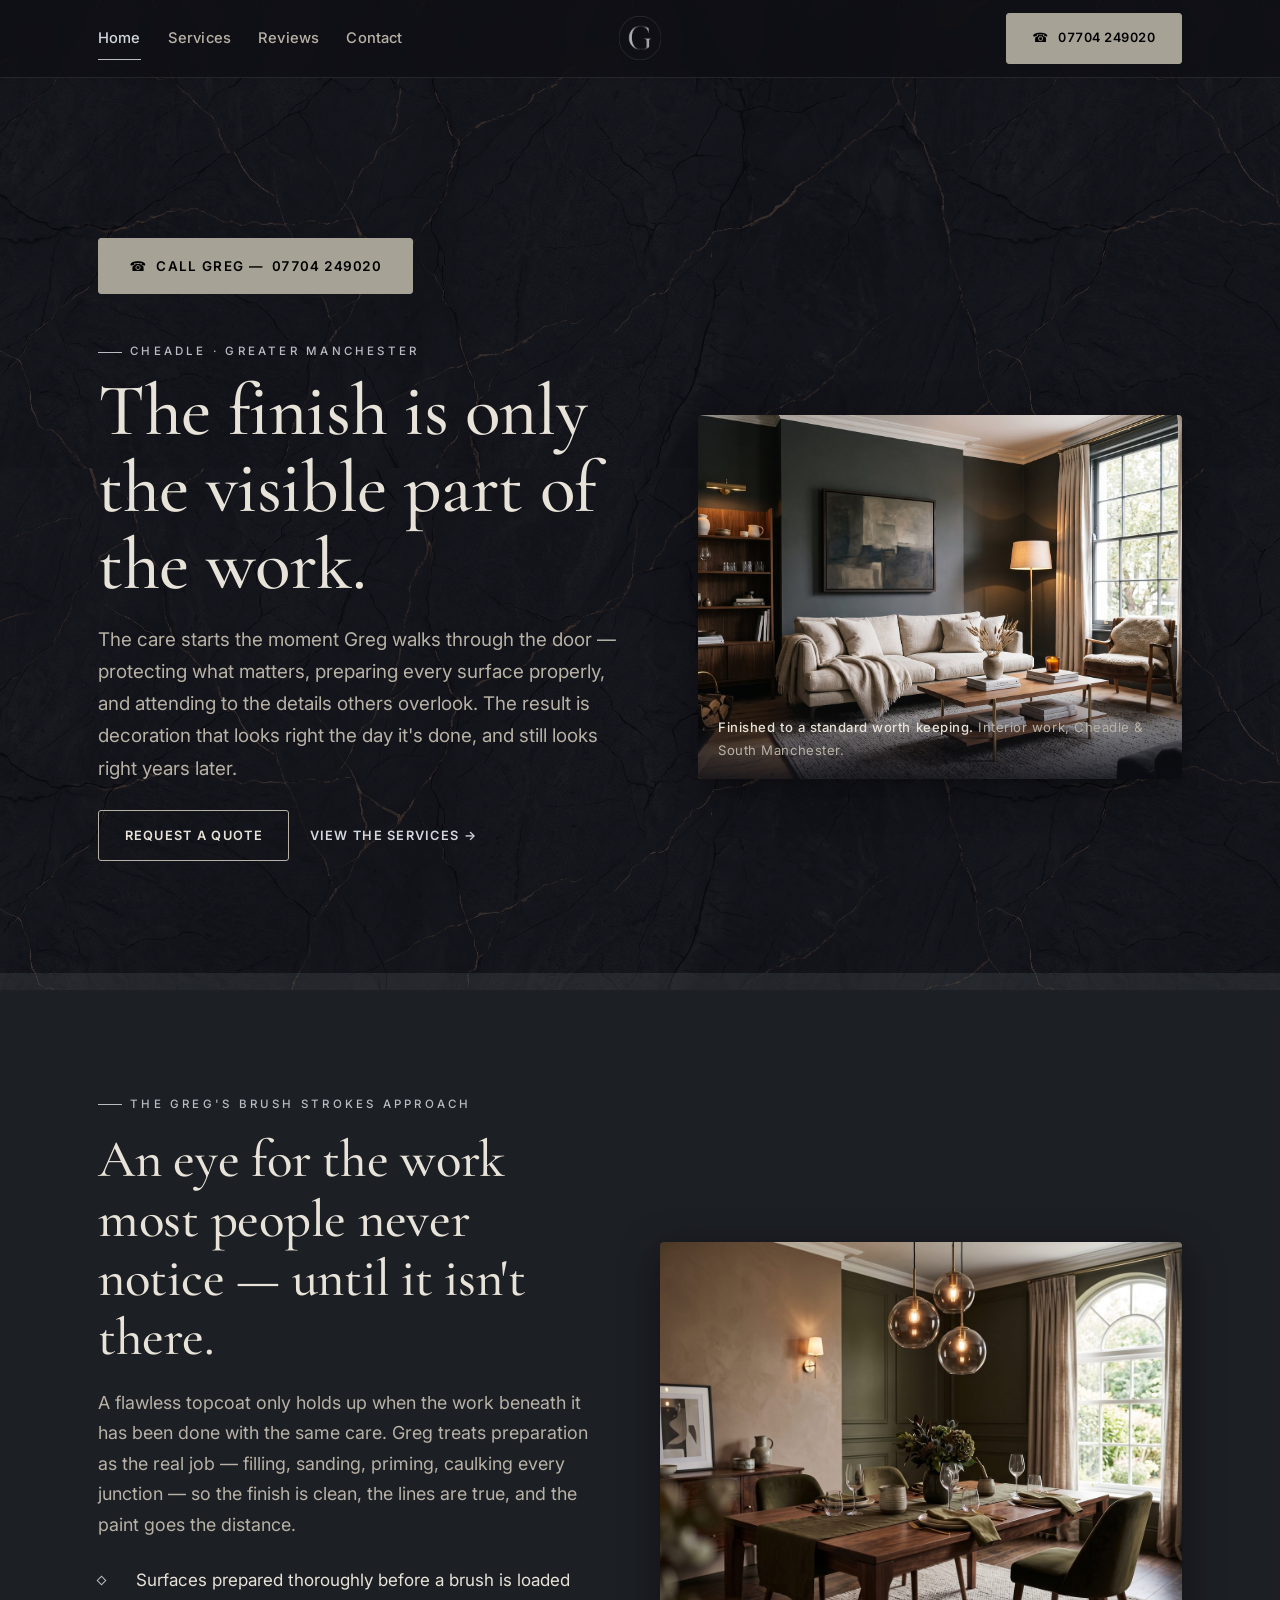
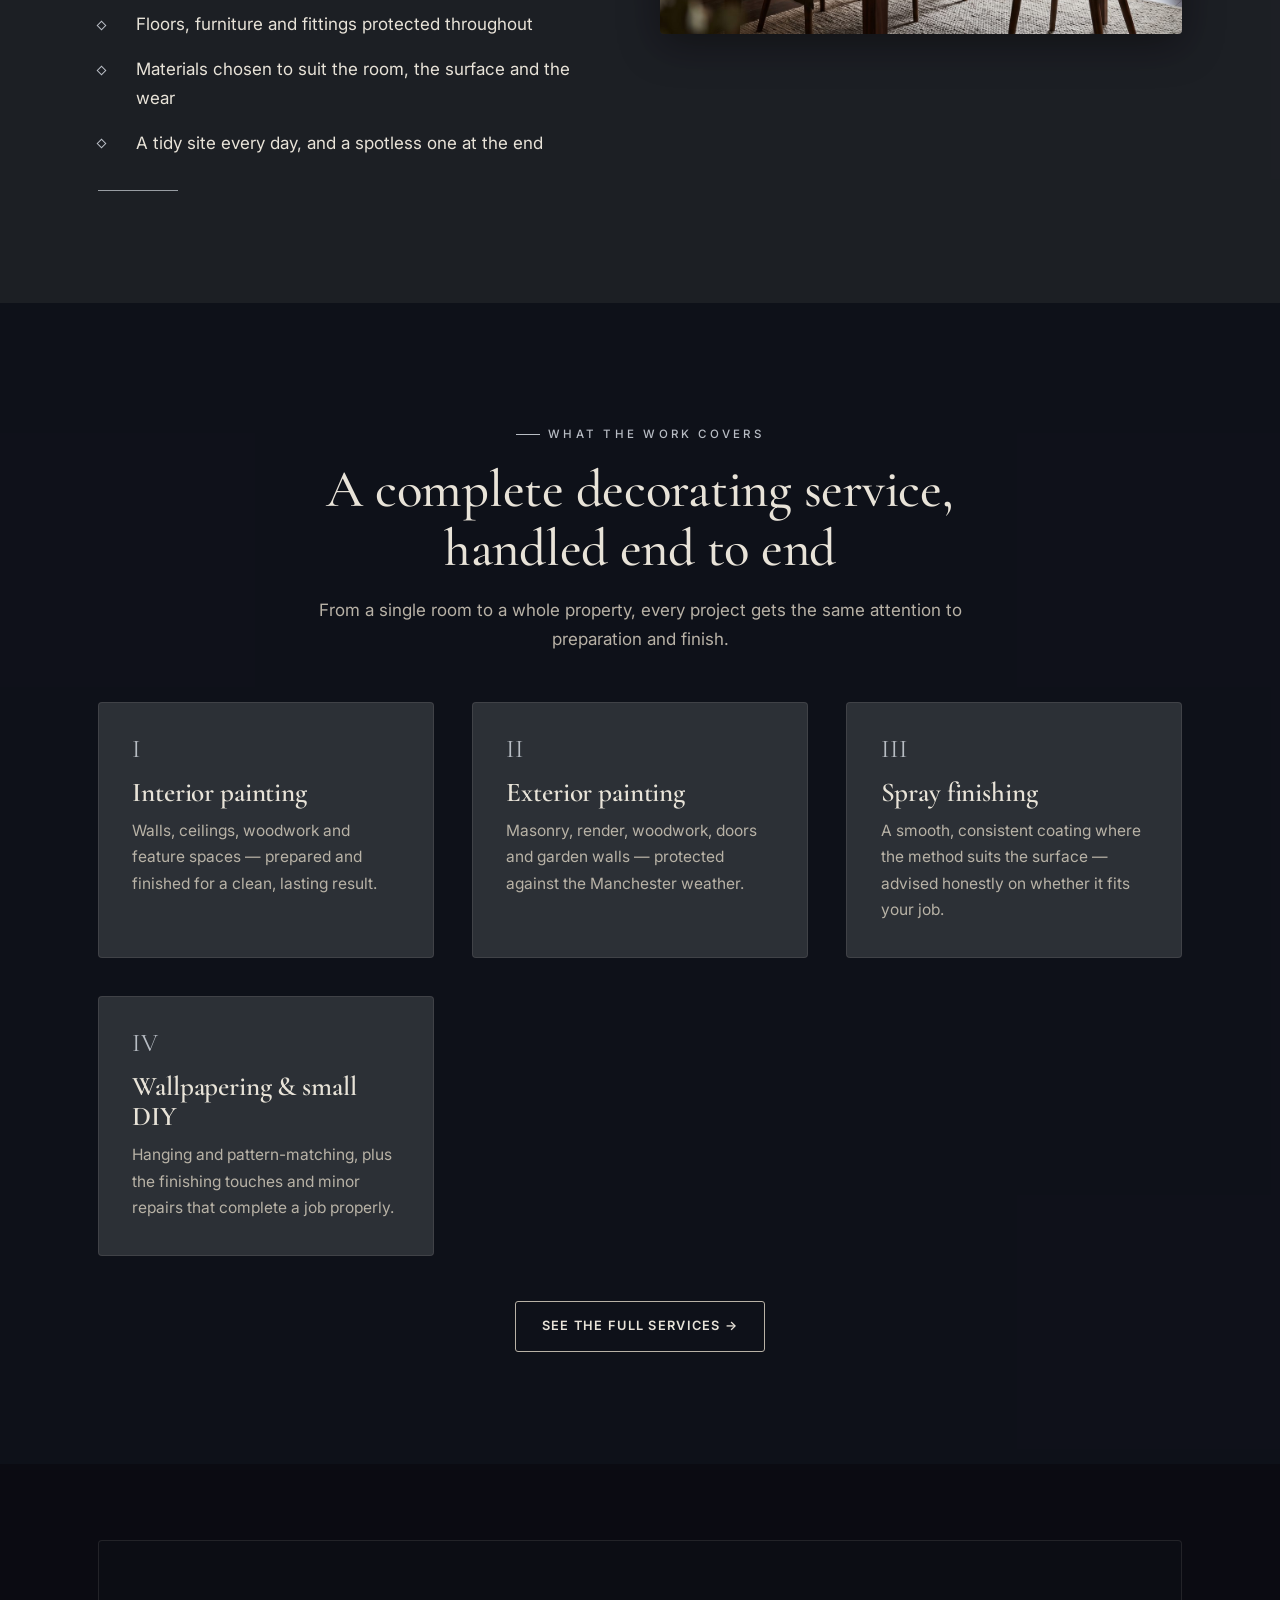
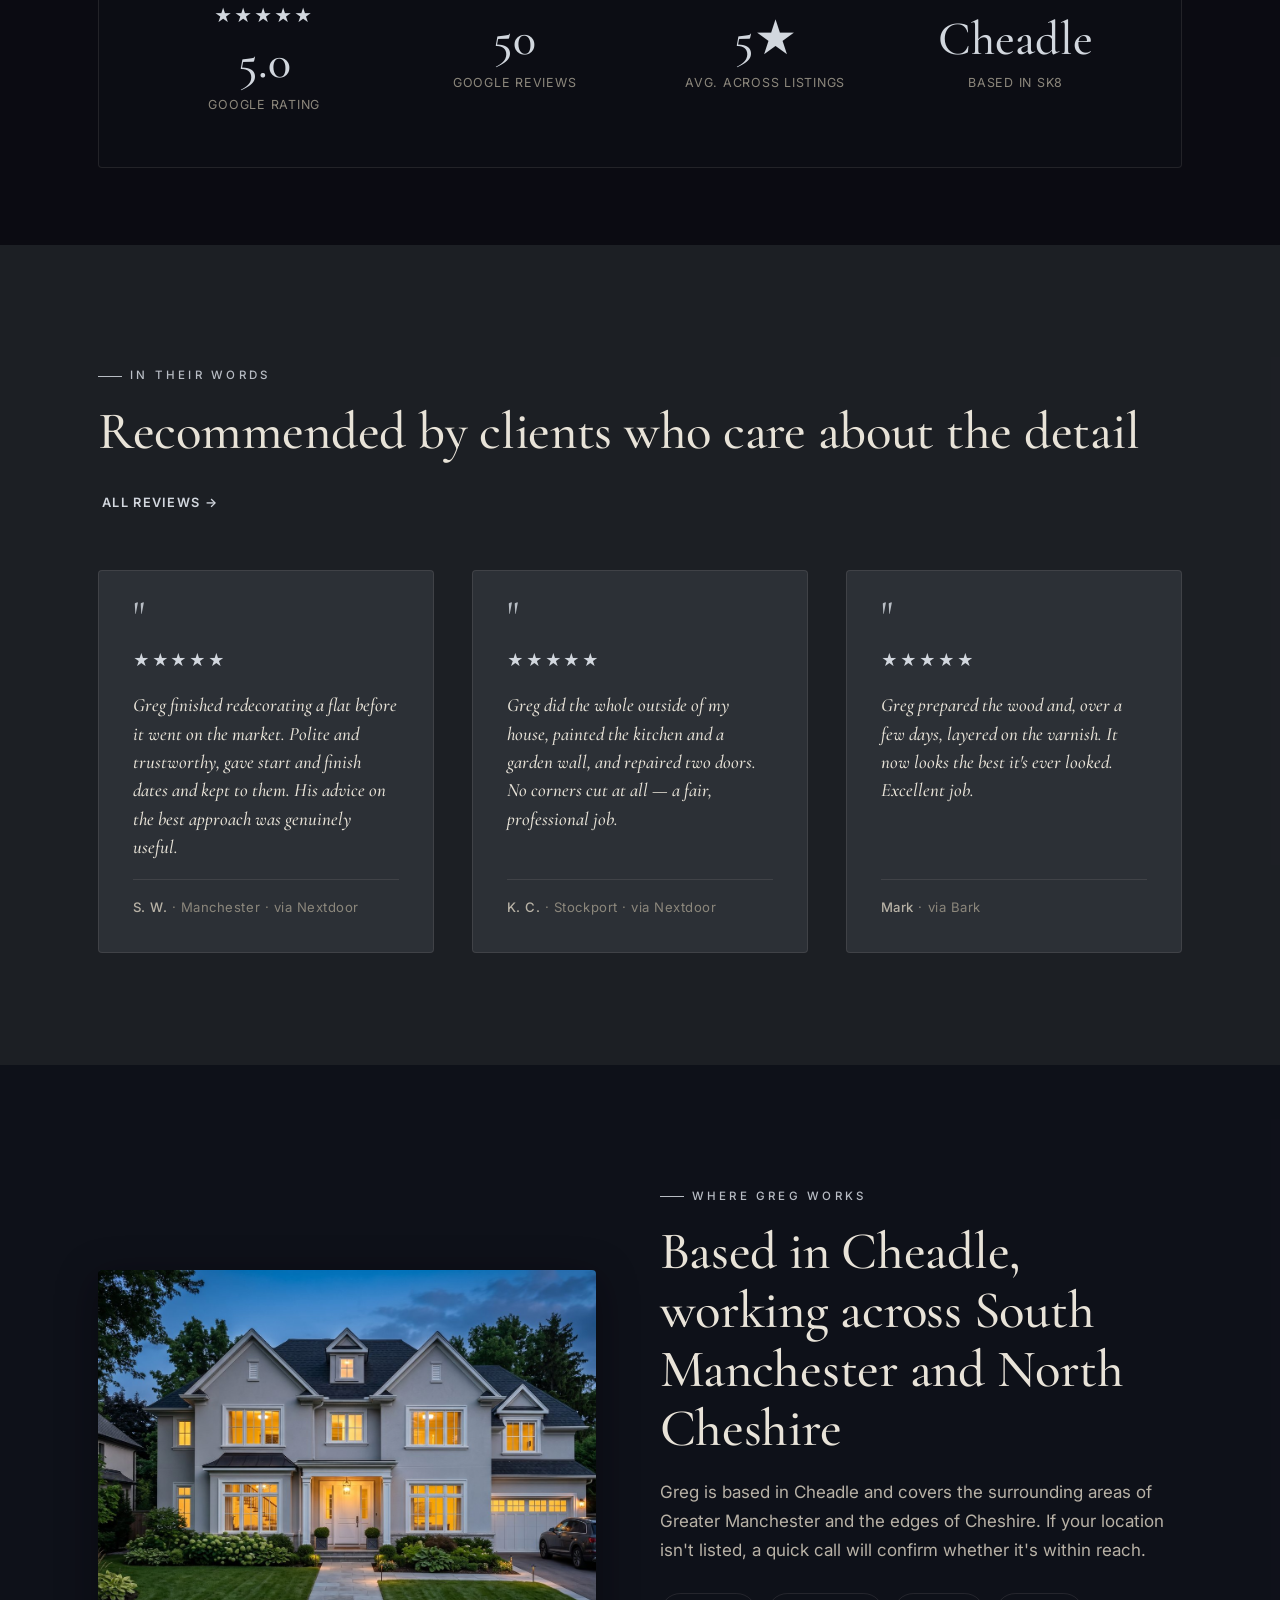
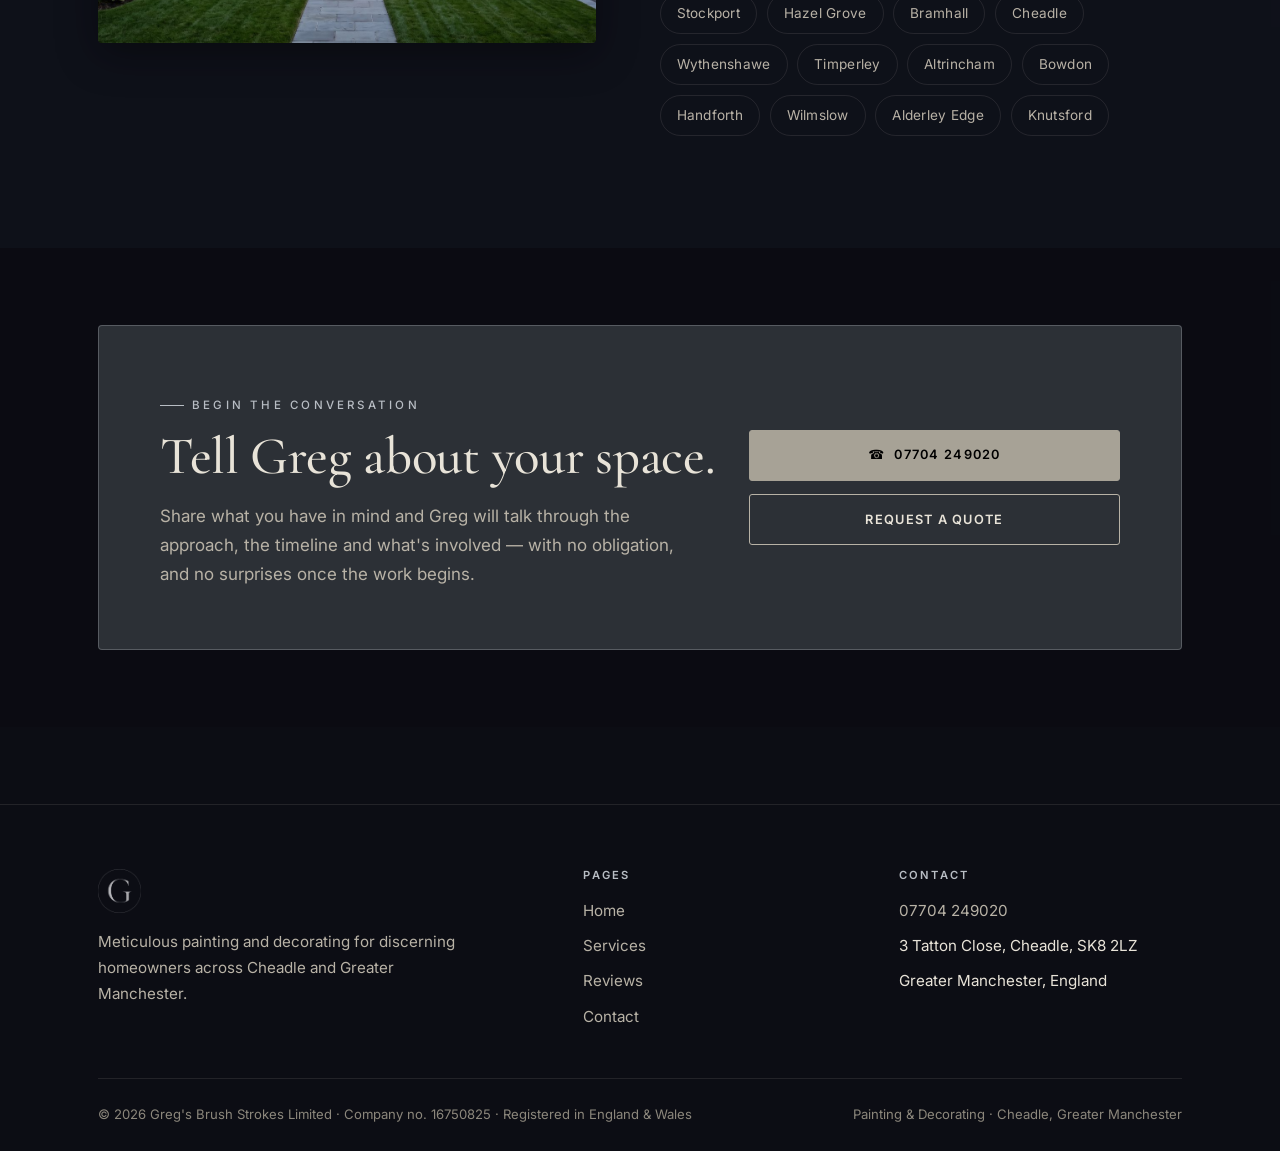
<file: index.html>
<!DOCTYPE html>
<html lang="en-GB">
<head>
<meta charset="UTF-8">
<meta name="viewport" content="width=device-width, initial-scale=1">
<title>Greg's Brush Strokes — Painting &amp; Decorating, Cheadle &amp; Greater Manchester</title>
<meta name="description" content="Meticulous painting and decorating for discerning homeowners across Cheadle, Stockport and South Manchester. Interior, exterior, spray and wallpapering — finished to a standard worth keeping.">
<meta name="theme-color" content="#0c0d14">
<link rel="canonical" href="https://gregsbrushstrokes.co.uk/">
<link rel="icon" href="assets/img/favicon.svg" type="image/svg+xml">
<link rel="apple-touch-icon" href="assets/img/favicon.svg">
<link rel="preconnect" href="https://fonts.googleapis.com">
<link rel="preconnect" href="https://fonts.gstatic.com" crossorigin>
<link href="https://fonts.googleapis.com/css2?family=Cormorant+Garamond:ital,wght@0,400;0,500;0,600;1,400;1,500&family=Inter:wght@400;500;600&display=swap" rel="stylesheet">
<link rel="stylesheet" href="assets/css/styles.css">
<script type="application/ld+json">
{
  "@context": "https://schema.org",
  "@type": "HousePainter",
  "name": "Greg's Brush Strokes",
  "legalName": "Greg's Brush Strokes Limited",
  "image": "https://gregsbrushstrokes.co.uk/assets/img/room-living.jpg",
  "telephone": "+447704249020",
  "address": {
    "@type": "PostalAddress",
    "streetAddress": "3 Tatton Close",
    "addressLocality": "Cheadle",
    "addressRegion": "Greater Manchester",
    "postalCode": "SK8 2LZ",
    "addressCountry": "GB"
  },
  "geo": { "@type": "GeoCoordinates", "latitude": 53.38759, "longitude": -2.19423 },
  "areaServed": ["Cheadle","Stockport","Hazel Grove","Bramhall","Wythenshawe","Timperley","Altrincham","Bowdon","Handforth","Wilmslow","Alderley Edge","Knutsford"],
  "openingHoursSpecification": { "@type": "OpeningHoursSpecification", "dayOfWeek": ["Monday","Tuesday","Wednesday","Thursday","Friday","Saturday"], "opens": "08:00", "closes": "18:00" },
  "aggregateRating": { "@type": "AggregateRating", "ratingValue": "5.0", "reviewCount": "50" }
}
</script>
</head>
<body>
<div class="bg-stone" aria-hidden="true">
  <div class="bg-stone__layer bg-stone__layer--a" id="stoneA"></div>
  <div class="bg-stone__layer bg-stone__layer--b" id="stoneB"></div>
</div>
<a class="skip-link" href="#main">Skip to content</a>

<!-- ============== HEADER ============== -->
<header class="site-header">
  <div class="container site-header__inner">
    <nav class="nav nav--left" id="nav" aria-label="Primary">
      <a href="index.html" class="active" aria-current="page">Home</a>
      <a href="services.html">Services</a>
      <a href="reviews.html">Reviews</a>
      <a href="contact.html">Contact</a>
    </nav>
    <a class="brand brand--centre" href="index.html" aria-label="Greg's Brush Strokes — home">
      <img class="brand__logo brand__logo--mono" src="assets/img/logo-g-header.png" alt="Greg's Brush Strokes" width="60" height="60">
    </a>
    <div class="header-cta">
      <a class="btn btn--solid" href="tel:+447704249020"><span class="btn-ico" aria-hidden="true">☎</span> <span class="tel">07704 249020</span></a>
    </div>
    <button class="nav-toggle" id="navToggle" aria-expanded="false" aria-controls="nav" aria-label="Toggle menu"><span></span></button>
  </div>
</header>

<main id="main">

<!-- ============== HERO ============== -->
<section class="hero section bg-midnight">
  <div class="container hero__inner">
    <!-- Primary call CTA ABOVE the headline, visible without scrolling -->
    <div class="hero__topcta">
      <a class="btn btn--solid btn-lg" href="tel:+447704249020">
        <span class="btn-ico" aria-hidden="true">☎</span> Call Greg — <span class="tel">07704 249020</span>
      </a>
    </div>

    <div class="hero__grid">
      <div class="hero__copy reveal">
        <span class="eyebrow">Cheadle · Greater Manchester</span>
        <h1 class="hero__title">The finish is only the visible part of the work.</h1>
        <p class="hero__lede">The care starts the moment Greg walks through the door — protecting what matters, preparing every surface properly, and attending to the details others overlook. The result is decoration that looks right the day it's done, and still looks right years later.</p>
        <div class="hero__secondary">
          <a class="btn btn--outline" href="contact.html">Request a quote</a>
          <a class="btn btn--ghost" href="services.html">View the services →</a>
        </div>
      </div>
      <div class="hero__img reveal">
        <img src="assets/img/room-living.jpg" alt="A meticulously decorated living room with deep charcoal walls, crisp painted finish and refined furnishings" width="1920" height="1072" fetchpriority="high">
        <div class="hero__caption"><b>Finished to a standard worth keeping.</b> Interior work, Cheadle &amp; South Manchester.</div>
      </div>
    </div>
  </div>
</section>

<!-- ============== ETHOS / PREMIUM POSITIONING ============== -->
<section class="section bg-anthracite">
  <div class="container">
    <div class="grid split">
      <div class="split__copy reveal">
        <span class="eyebrow">The Greg's Brush Strokes approach</span>
        <h2>An eye for the work most people never notice — until it isn't there.</h2>
        <p class="lead" style="margin-bottom:1.2rem">A flawless topcoat only holds up when the work beneath it has been done with the same care. Greg treats preparation as the real job — filling, sanding, priming, caulking every junction — so the finish is clean, the lines are true, and the paint goes the distance.</p>
        <ul class="tick">
          <li>Surfaces prepared thoroughly before a brush is loaded</li>
          <li>Floors, furniture and fittings protected throughout</li>
          <li>Materials chosen to suit the room, the surface and the wear</li>
          <li>A tidy site every day, and a spotless one at the end</li>
        </ul>
        <div class="pr-rule" style="margin-top:2rem" aria-hidden="true"></div>
      </div>
      <div class="split__media reveal">
        <img src="assets/img/room-dining.jpg" alt="A freshly decorated dining room with rich olive-green walls and a crisp painted finish" width="1280" height="956" loading="lazy">
      </div>
    </div>
  </div>
</section>

<!-- ============== SERVICES OVERVIEW ============== -->
<section class="section bg-midnight-2">
  <div class="container">
    <div class="center" style="max-width:680px;margin:0 auto 3rem">
      <span class="eyebrow">What the work covers</span>
      <h2 style="margin-top:1rem">A complete decorating service, handled end to end</h2>
      <p class="muted" style="margin-top:1.1rem">From a single room to a whole property, every project gets the same attention to preparation and finish.</p>
    </div>
    <div class="grid cards">
      <article class="card reveal">
        <div class="card__num">I</div>
        <h3>Interior painting</h3>
        <p>Walls, ceilings, woodwork and feature spaces — prepared and finished for a clean, lasting result.</p>
      </article>
      <article class="card reveal">
        <div class="card__num">II</div>
        <h3>Exterior painting</h3>
        <p>Masonry, render, woodwork, doors and garden walls — protected against the Manchester weather.</p>
      </article>
      <article class="card reveal">
        <div class="card__num">III</div>
        <h3>Spray finishing</h3>
        <p>A smooth, consistent coating where the method suits the surface — advised honestly on whether it fits your job.</p>
      </article>
      <article class="card reveal">
        <div class="card__num">IV</div>
        <h3>Wallpapering &amp; small DIY</h3>
        <p>Hanging and pattern-matching, plus the finishing touches and minor repairs that complete a job properly.</p>
      </article>
    </div>
    <div class="center" style="margin-top:2.8rem">
      <a class="btn btn--outline" href="services.html">See the full services →</a>
    </div>
  </div>
</section>

<!-- ============== REPUTATION (Google featured; Nextdoor demoted) ============== -->
<section class="section--tight bg-midnight">
  <div class="container">
    <div class="reputation reveal">
      <div class="reputation__item">
        <span class="stars" aria-hidden="true">★★★★★</span>
        <b>5.0</b>
        <span>Google rating</span>
      </div>
      <div class="reputation__item">
        <b>50</b>
        <span>Google reviews</span>
      </div>
      <div class="reputation__item">
        <b>5★</b>
        <span>Avg. across listings</span>
      </div>
      <div class="reputation__item">
        <b>Cheadle</b>
        <span>Based in SK8</span>
      </div>
    </div>
  </div>
</section>

<!-- ============== TESTIMONIALS PREVIEW ============== -->
<section class="section bg-anthracite">
  <div class="container">
    <div style="display:flex;flex-wrap:wrap;justify-content:space-between;align-items:flex-end;gap:1rem;margin-bottom:2.6rem">
      <div class="reveal">
        <span class="eyebrow">In their words</span>
        <h2 style="margin-top:1rem">Recommended by clients who care about the detail</h2>
      </div>
      <a class="btn btn--ghost" href="reviews.html">All reviews →</a>
    </div>
    <div class="grid quotes">
      <figure class="quote reveal">
        <div class="quote__mark" aria-hidden="true">"</div>
        <div class="quote__stars" aria-hidden="true">★★★★★</div>
        <blockquote class="quote__body">Greg finished redecorating a flat before it went on the market. Polite and trustworthy, gave start and finish dates and kept to them. His advice on the best approach was genuinely useful.</blockquote>
        <figcaption class="quote__meta"><b>S. W.</b> · Manchester · via Nextdoor</figcaption>
      </figure>
      <figure class="quote reveal">
        <div class="quote__mark" aria-hidden="true">"</div>
        <div class="quote__stars" aria-hidden="true">★★★★★</div>
        <blockquote class="quote__body">Greg did the whole outside of my house, painted the kitchen and a garden wall, and repaired two doors. No corners cut at all — a fair, professional job.</blockquote>
        <figcaption class="quote__meta"><b>K. C.</b> · Stockport · via Nextdoor</figcaption>
      </figure>
      <figure class="quote reveal">
        <div class="quote__mark" aria-hidden="true">"</div>
        <div class="quote__stars" aria-hidden="true">★★★★★</div>
        <blockquote class="quote__body">Greg prepared the wood and, over a few days, layered on the varnish. It now looks the best it's ever looked. Excellent job.</blockquote>
        <figcaption class="quote__meta"><b>Mark</b> · via Bark</figcaption>
      </figure>
    </div>
  </div>
</section>

<!-- ============== SERVICE AREA ============== -->
<section class="section bg-midnight-2">
  <div class="container">
    <div class="grid split split--reverse">
      <div class="split__copy reveal">
        <span class="eyebrow">Where Greg works</span>
        <h2 style="margin-block:1rem 1.2rem">Based in Cheadle, working across South Manchester and North Cheshire</h2>
        <p class="muted">Greg is based in Cheadle and covers the surrounding areas of Greater Manchester and the edges of Cheshire. If your location isn't listed, a quick call will confirm whether it's within reach.</p>
        <ul class="locations" aria-label="Areas served">
          <li>Stockport</li><li>Hazel Grove</li><li>Bramhall</li><li>Cheadle</li>
          <li>Wythenshawe</li><li>Timperley</li><li>Altrincham</li><li>Bowdon</li>
          <li>Handforth</li><li>Wilmslow</li><li>Alderley Edge</li><li>Knutsford</li>
        </ul>
      </div>
      <div class="split__media reveal">
        <img src="assets/img/house-exterior.jpg" alt="A freshly painted suburban house exterior at dusk with warm interior lights" width="1600" height="893" loading="lazy">
      </div>
    </div>
  </div>
</section>

<!-- ============== CTA BAND ============== -->
<section class="section--tight bg-midnight">
  <div class="container">
    <div class="cta-band reveal">
      <div>
        <span class="eyebrow">Begin the conversation</span>
        <h2 style="margin-block:.7rem 1rem">Tell Greg about your space.</h2>
        <p>Share what you have in mind and Greg will talk through the approach, the timeline and what's involved — with no obligation, and no surprises once the work begins.</p>
      </div>
      <div class="cta-band__actions">
        <a class="btn btn--solid btn--block" href="tel:+447704249020"><span class="btn-ico" aria-hidden="true">☎</span> 07704 249020</a>
        <a class="btn btn--outline btn--block" href="contact.html">Request a quote</a>
      </div>
    </div>
  </div>
</section>

</main>

<!-- ============== FOOTER ============== -->
<footer class="site-footer">
  <div class="container">
    <div class="site-footer__grid">
      <div>
        <div class="brand">
          <img class="brand__logo brand__logo--mono" src="assets/img/logo-g-header.png" alt="Greg's Brush Strokes" width="56" height="56">
        </div>
        <p class="muted" style="max-width:38ch;font-size:.95rem;margin-top:1rem">Meticulous painting and decorating for discerning homeowners across Cheadle and Greater Manchester.</p>
      </div>
      <div>
        <h4>Pages</h4>
        <ul>
          <li><a href="index.html">Home</a></li>
          <li><a href="services.html">Services</a></li>
          <li><a href="reviews.html">Reviews</a></li>
          <li><a href="contact.html">Contact</a></li>
        </ul>
      </div>
      <div>
        <h4>Contact</h4>
        <ul>
          <li><a href="tel:+447704249020">07704 249020</a></li>
          <li>3 Tatton Close, Cheadle, SK8 2LZ</li>
          <li>Greater Manchester, England</li>
        </ul>
      </div>
    </div>
    <div class="site-footer__base">
      <span>© <span id="year">2026</span> Greg's Brush Strokes Limited · Company no. 16750825 · Registered in England &amp; Wales</span>
      <span>Painting &amp; Decorating · Cheadle, Greater Manchester</span>
    </div>
  </div>
</footer>

<script src="assets/js/main.js" defer></script>
</body>
</html>
</file>
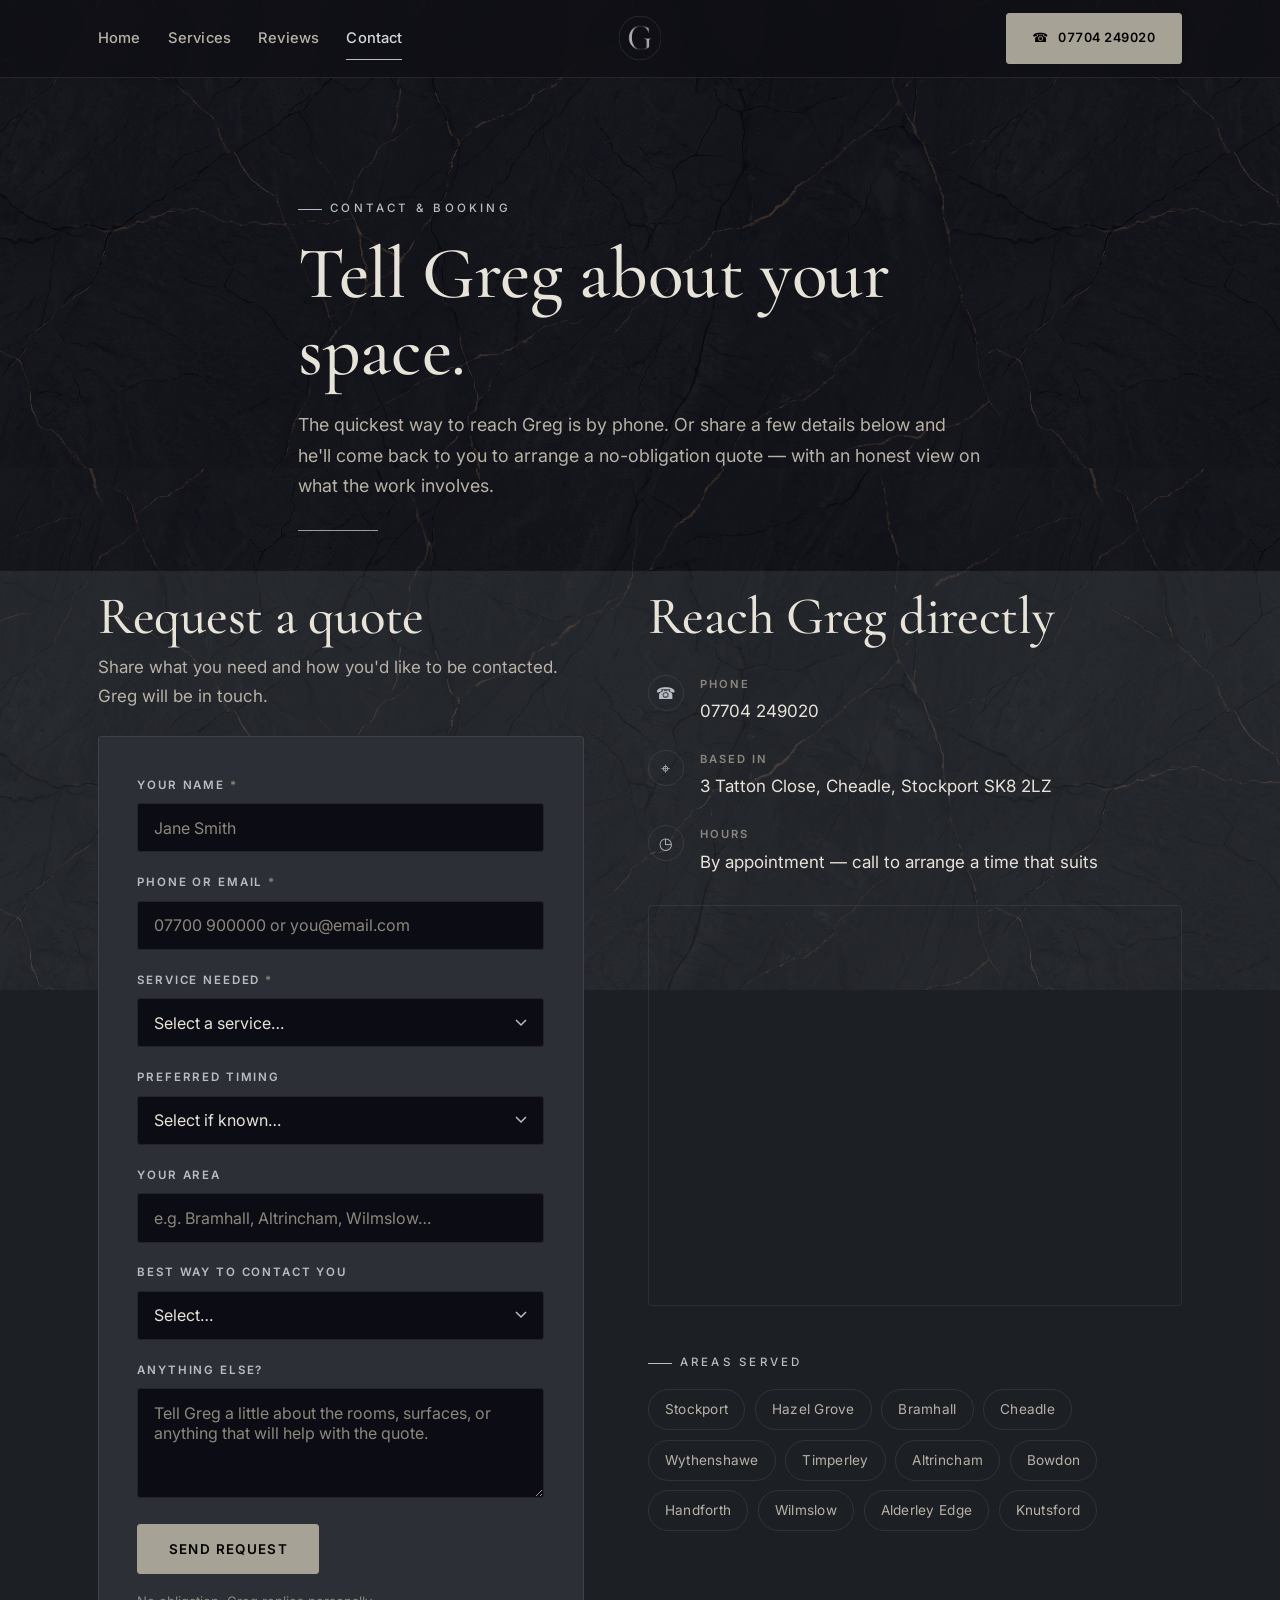
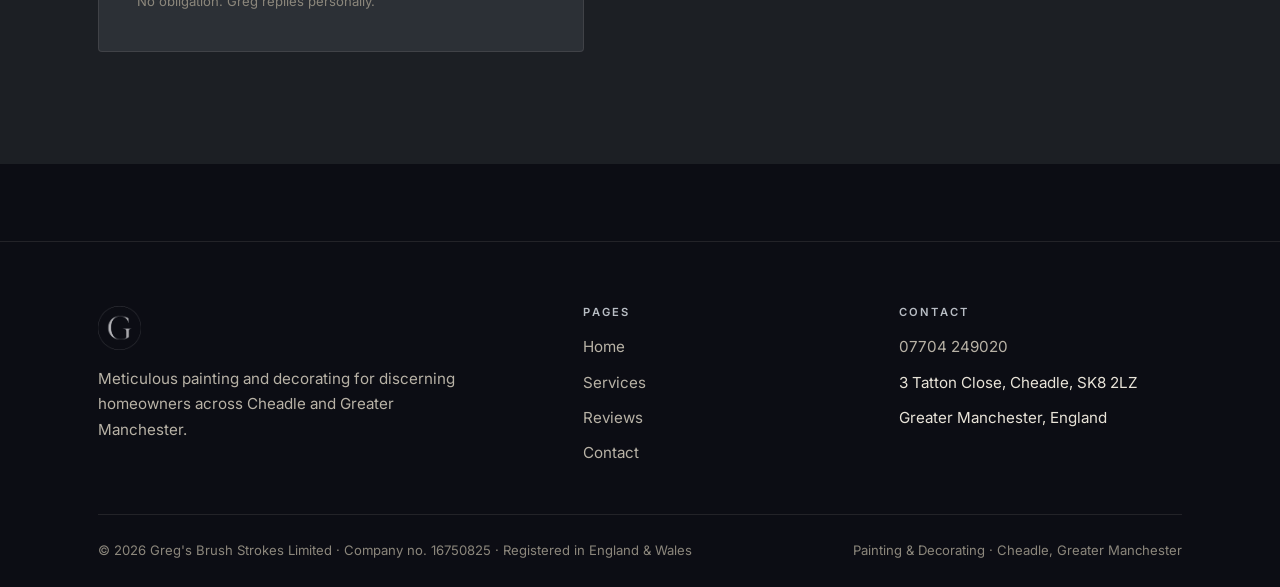
<file: contact.html>
<!DOCTYPE html>
<html lang="en-GB">
<head>
<meta charset="UTF-8">
<meta name="viewport" content="width=device-width, initial-scale=1">
<title>Contact &amp; Booking — Greg's Brush Strokes | Cheadle Painting &amp; Decorating</title>
<meta name="description" content="Book Greg's Brush Strokes — painter and decorator in Cheadle, Greater Manchester. Call 07704 249020 or request a quote online. Based at 3 Tatton Close, Cheadle, SK8 2LZ.">
<meta name="theme-color" content="#0c0d14">
<link rel="canonical" href="https://gregsbrushstrokes.co.uk/contact.html">
<link rel="icon" href="assets/img/favicon.svg" type="image/svg+xml">
<link rel="preconnect" href="https://fonts.googleapis.com">
<link rel="preconnect" href="https://fonts.gstatic.com" crossorigin>
<link href="https://fonts.googleapis.com/css2?family=Cormorant+Garamond:ital,wght@0,400;0,500;0,600;1,400;1,500&family=Inter:wght@400;500;600&display=swap" rel="stylesheet">
<link rel="stylesheet" href="assets/css/styles.css">
</head>
<body>
<div class="bg-stone" aria-hidden="true">
  <div class="bg-stone__layer bg-stone__layer--a" id="stoneA"></div>
  <div class="bg-stone__layer bg-stone__layer--b" id="stoneB"></div>
</div>
<a class="skip-link" href="#main">Skip to content</a>

<header class="site-header">
  <div class="container site-header__inner">
    <nav class="nav nav--left" id="nav" aria-label="Primary">
      <a href="index.html">Home</a>
      <a href="services.html">Services</a>
      <a href="reviews.html">Reviews</a>
      <a href="contact.html" class="active" aria-current="page">Contact</a>
    </nav>
    <a class="brand brand--centre" href="index.html" aria-label="Greg's Brush Strokes — home">
      <img class="brand__logo brand__logo--mono" src="assets/img/logo-g-header.png" alt="Greg's Brush Strokes" width="60" height="60">
    </a>
    <div class="header-cta">
      <a class="btn btn--solid" href="tel:+447704249020"><span class="btn-ico" aria-hidden="true">☎</span> <span class="tel">07704 249020</span></a>
    </div>
    <button class="nav-toggle" id="navToggle" aria-expanded="false" aria-controls="nav" aria-label="Toggle menu"><span></span></button>
  </div>
</header>

<main id="main">

<section class="section bg-midnight" style="padding-bottom:clamp(2rem,4vw,2.5rem)">
  <div class="container" style="max-width:780px">
    <span class="eyebrow">Contact &amp; booking</span>
    <h1 style="margin-block:1rem 1.3rem">Tell Greg about your space.</h1>
    <p class="lead">The quickest way to reach Greg is by phone. Or share a few details below and he'll come back to you to arrange a no-obligation quote — with an honest view on what the work involves.</p>
    <div class="pr-rule" style="margin-top:1.8rem" aria-hidden="true"></div>
  </div>
</section>

<section class="section bg-anthracite" style="padding-top:1rem">
  <div class="container">
    <div class="grid contact-grid">

      <!-- Booking form -->
      <div class="reveal">
        <h2 style="margin-bottom:.4rem">Request a quote</h2>
        <p class="muted" style="margin-bottom:1.6rem">Share what you need and how you'd like to be contacted. Greg will be in touch.</p>

        <form id="bookingForm" class="form-card" novalidate>
          <!-- FormSubmit config (AJAX, no redirect, no captcha for cleaner UX) -->
          <input type="hidden" name="_subject" value="New booking request — Greg's Brush Strokes website">
          <input type="hidden" name="_template" value="table">
          <!-- honeypot anti-spam -->
          <input type="text" name="_honey" value="" style="display:none" tabindex="-1" autocomplete="off" aria-hidden="true">

          <div class="form-row">
            <div class="field">
              <label for="f-name">Your name <span class="req">*</span></label>
              <input type="text" id="f-name" name="name" placeholder="Jane Smith" required autocomplete="name">
            </div>
            <div class="field">
              <label for="f-contact">Phone or email <span class="req">*</span></label>
              <input type="text" id="f-contact" name="contact" placeholder="07700 900000 or you@email.com" required autocomplete="tel">
            </div>
          </div>

          <div class="form-row" style="margin-top:1.3rem">
            <div class="field">
              <label for="f-service">Service needed <span class="req">*</span></label>
              <select id="f-service" name="service" required>
                <option value="" selected disabled>Select a service…</option>
                <option>Interior painting</option>
                <option>Exterior painting</option>
                <option>Spray finishing</option>
                <option>Wallpapering</option>
                <option>Full-house / pre-sale redecoration</option>
                <option>Small DIY &amp; repairs</option>
                <option>Not sure — please advise</option>
              </select>
            </div>
            <div class="field">
              <label for="f-timing">Preferred timing</label>
              <select id="f-timing" name="timing">
                <option value="" selected disabled>Select if known…</option>
                <option>As soon as possible</option>
                <option>Within the next month</option>
                <option>In 1–3 months</option>
                <option>Just exploring for now</option>
                <option>Flexible / no rush</option>
              </select>
            </div>
          </div>

          <div class="form-row" style="margin-top:1.3rem">
            <div class="field">
              <label for="f-area">Your area</label>
              <input type="text" id="f-area" name="area" placeholder="e.g. Bramhall, Altrincham, Wilmslow…" autocomplete="address-level2">
            </div>
            <div class="field">
              <label for="f-method">Best way to contact you</label>
              <select id="f-method" name="preferred_contact">
                <option value="" selected disabled>Select…</option>
                <option>Phone call</option>
                <option>Text message</option>
                <option>Email</option>
                <option>No preference</option>
              </select>
            </div>
          </div>

          <div class="form-row" style="margin-top:1.3rem">
            <div class="field">
              <label for="f-message">Anything else?</label>
              <textarea id="f-message" name="message" placeholder="Tell Greg a little about the rooms, surfaces, or anything that will help with the quote."></textarea>
            </div>
          </div>

          <div class="form-foot">
            <button type="submit" class="btn btn--solid btn-lg" id="bookingSubmit">Send request</button>
            <span class="muted-faint">No obligation. Greg replies personally.</span>
          </div>

          <div class="form-msg" id="formMsg" role="status" aria-live="polite"></div>
        </form>
      </div>

      <!-- Contact details + map -->
      <div class="reveal">
        <h2 style="margin-bottom:.4rem">Reach Greg directly</h2>
        <ul class="info-list">
          <li>
            <span class="ico" aria-hidden="true">☎</span>
            <span><b>Phone</b><a href="tel:+447704249020">07704 249020</a></span>
          </li>
          <li>
            <span class="ico" aria-hidden="true">⌖</span>
            <span><b>Based in</b><span>3 Tatton Close, Cheadle, Stockport SK8 2LZ</span></span>
          </li>
          <li>
            <span class="ico" aria-hidden="true">◷</span>
            <span><b>Hours</b><span>By appointment — call to arrange a time that suits</span></span>
          </li>
        </ul>

        <div style="margin-top:1.8rem">
          <iframe class="map-frame"
            title="Map showing Greg's Brush Strokes location in Cheadle, SK8 2LZ"
            src="https://www.openstreetmap.org/export/embed.html?bbox=-2.204%2C53.383%2C-2.184%2C53.392&amp;layer=mapnik&amp;marker=53.38759%2C-2.19423"
            loading="lazy" referrerpolicy="no-referrer-when-downgrade"></iframe>
        </div>

        <div style="margin-top:1.8rem">
          <span class="eyebrow">Areas served</span>
          <ul class="locations" aria-label="Areas served" style="margin-top:1rem">
            <li>Stockport</li><li>Hazel Grove</li><li>Bramhall</li><li>Cheadle</li>
            <li>Wythenshawe</li><li>Timperley</li><li>Altrincham</li><li>Bowdon</li>
            <li>Handforth</li><li>Wilmslow</li><li>Alderley Edge</li><li>Knutsford</li>
          </ul>
        </div>
      </div>

    </div>
  </div>
</section>

</main>

<footer class="site-footer">
  <div class="container">
    <div class="site-footer__grid">
      <div>
        <div class="brand">
          <img class="brand__logo brand__logo--mono" src="assets/img/logo-g-header.png" alt="Greg's Brush Strokes" width="56" height="56">
        </div>
        <p class="muted" style="max-width:38ch;font-size:.95rem;margin-top:1rem">Meticulous painting and decorating for discerning homeowners across Cheadle and Greater Manchester.</p>
      </div>
      <div>
        <h4>Pages</h4>
        <ul><li><a href="index.html">Home</a></li><li><a href="services.html">Services</a></li><li><a href="reviews.html">Reviews</a></li><li><a href="contact.html">Contact</a></li></ul>
      </div>
      <div>
        <h4>Contact</h4>
        <ul><li><a href="tel:+447704249020">07704 249020</a></li><li>3 Tatton Close, Cheadle, SK8 2LZ</li><li>Greater Manchester, England</li></ul>
      </div>
    </div>
    <div class="site-footer__base">
      <span>© <span id="year">2026</span> Greg's Brush Strokes Limited · Company no. 16750825 · Registered in England &amp; Wales</span>
      <span>Painting &amp; Decorating · Cheadle, Greater Manchester</span>
    </div>
  </div>
</footer>

<script src="assets/js/main.js" defer></script>
</body>
</html>
</file>
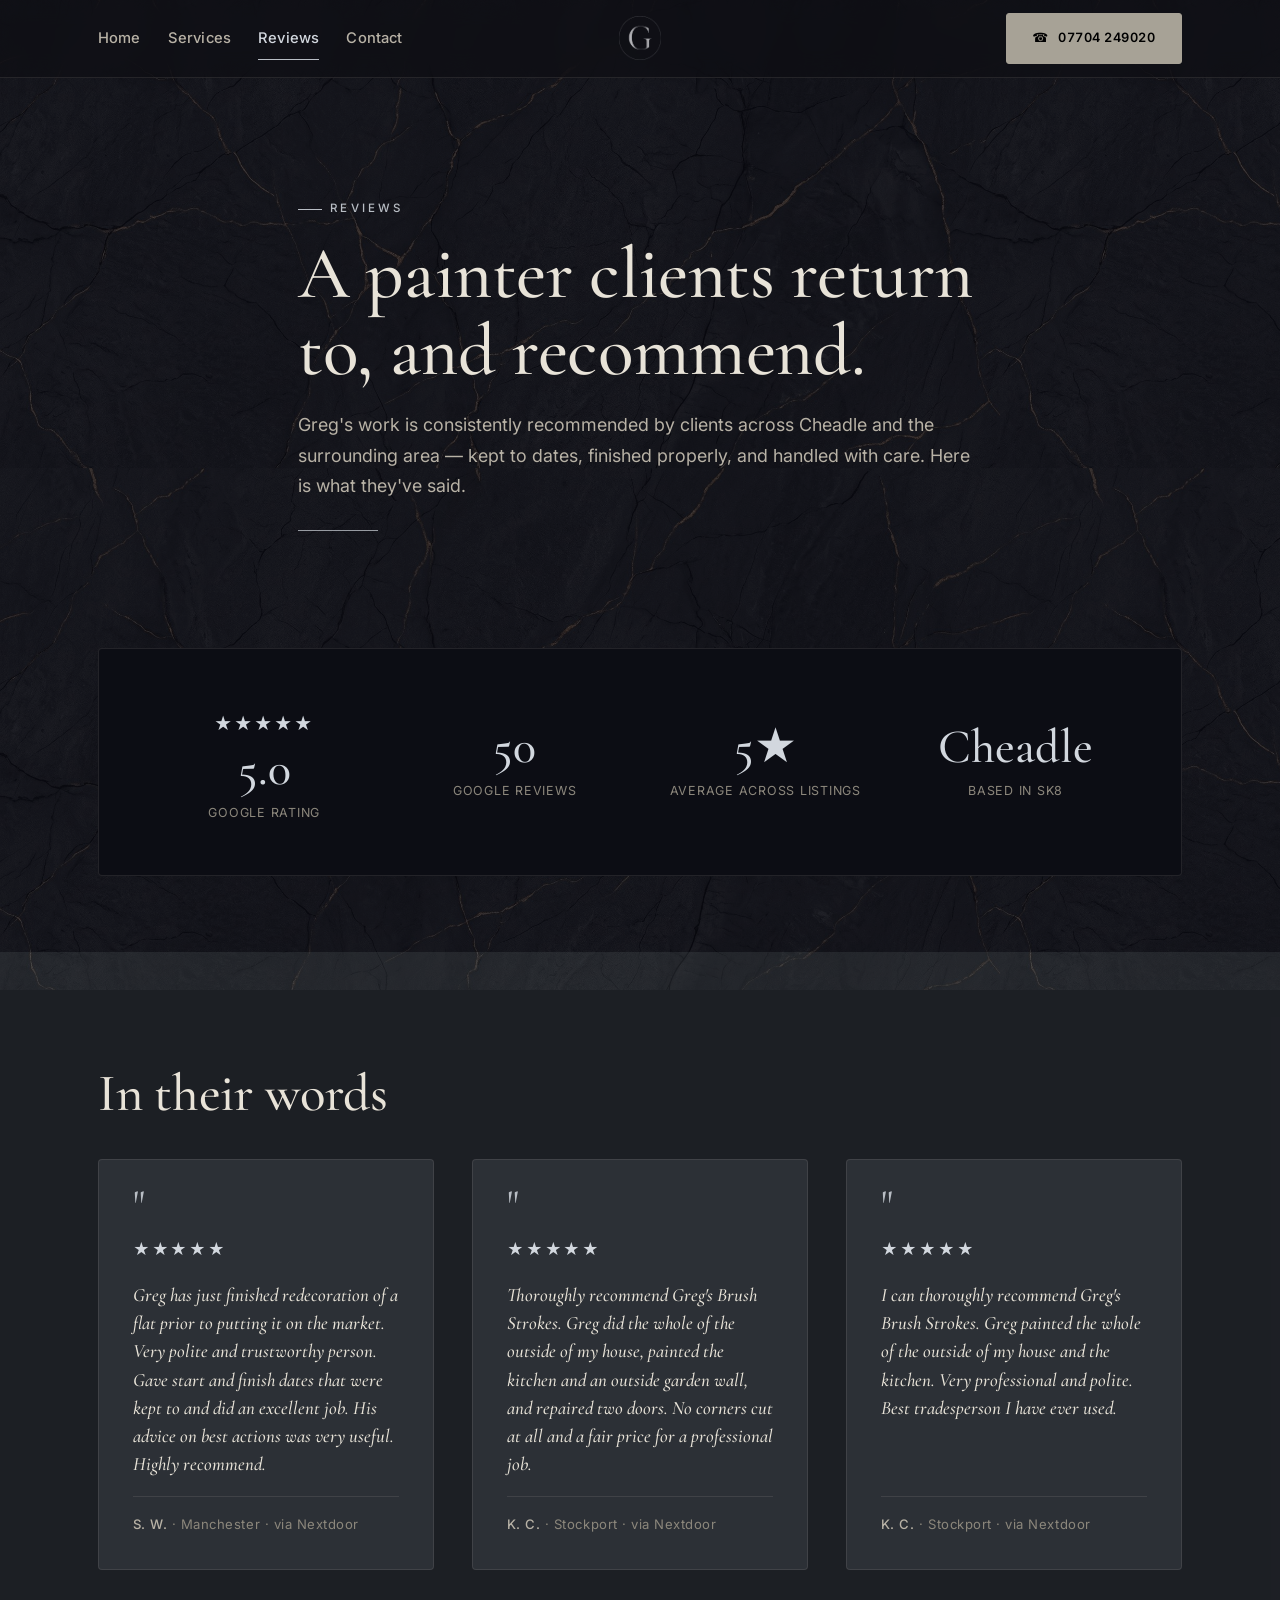
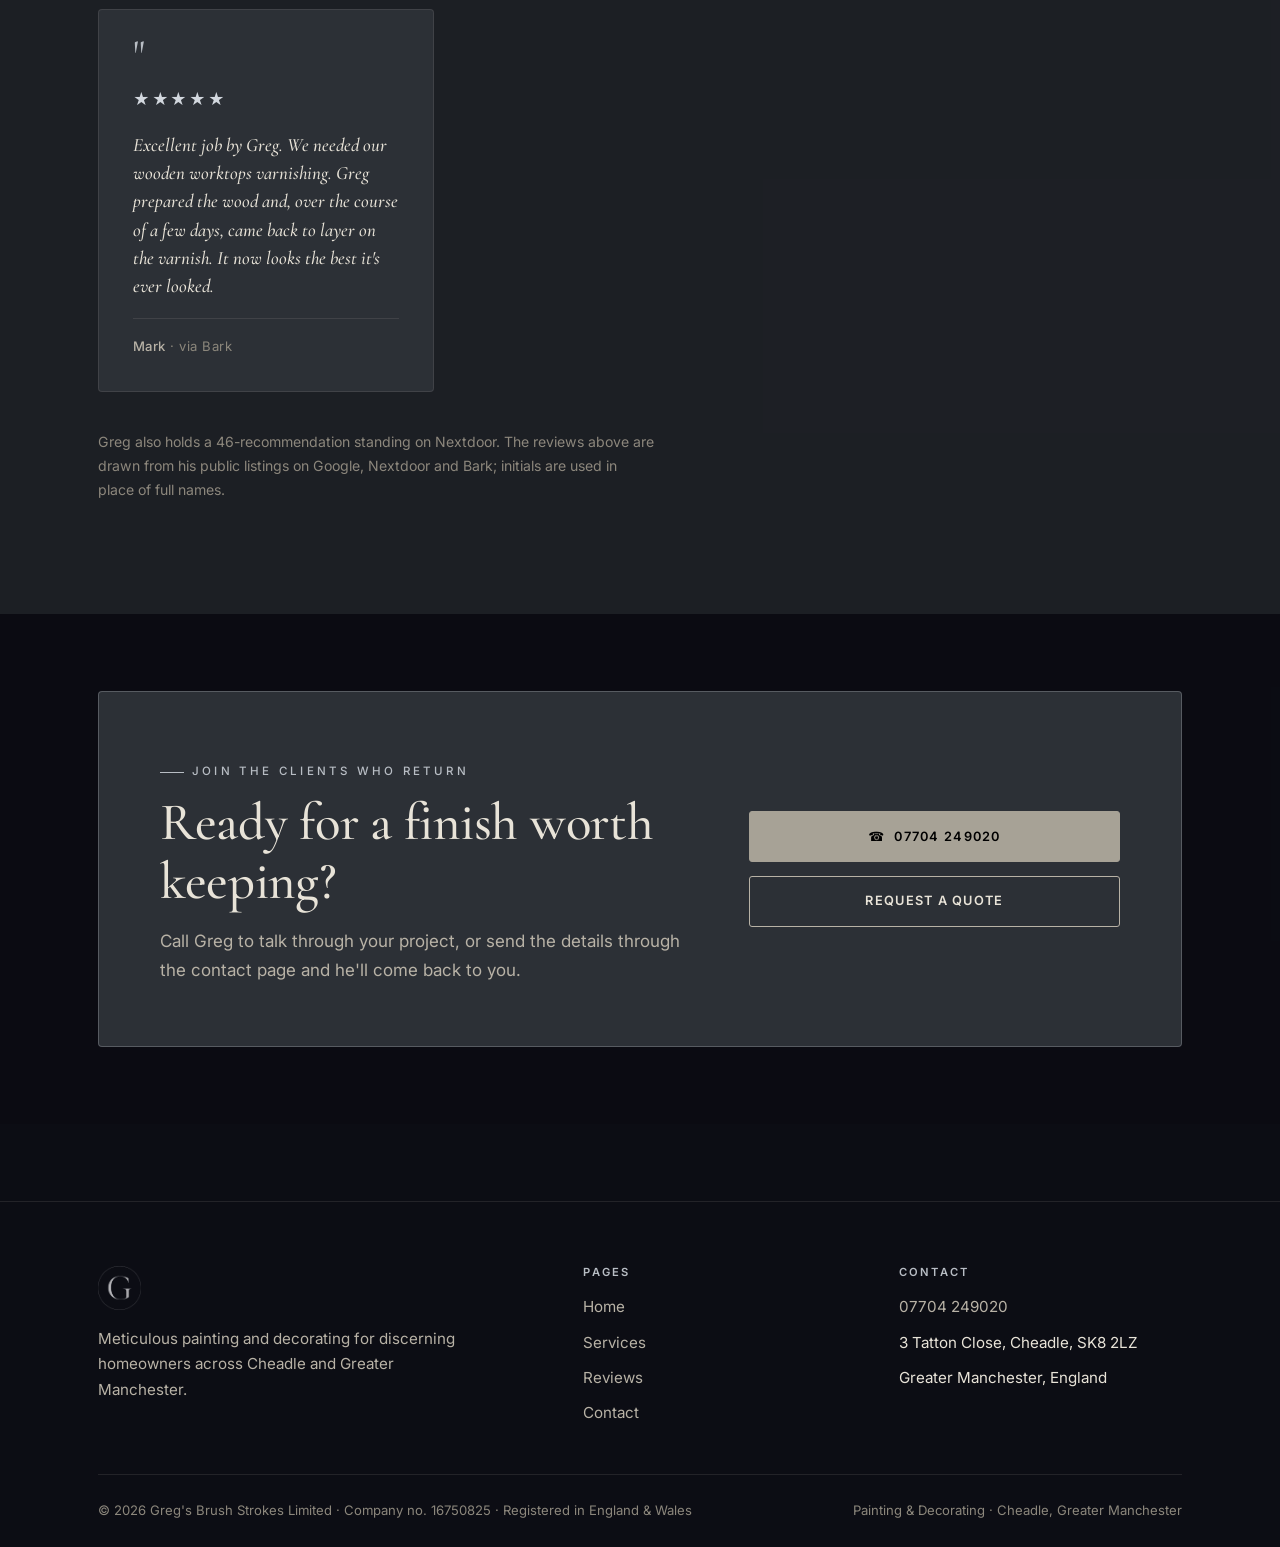
<file: reviews.html>
<!DOCTYPE html>
<html lang="en-GB">
<head>
<meta charset="UTF-8">
<meta name="viewport" content="width=device-width, initial-scale=1">
<title>Reviews — Greg's Brush Strokes | Cheadle Painting &amp; Decorating</title>
<meta name="description" content="What clients say about Greg's Brush Strokes — a 5.0-rated painter and decorator in Cheadle, Greater Manchester. Reviews from Google and verified listings.">
<meta name="theme-color" content="#0c0d14">
<link rel="canonical" href="https://gregsbrushstrokes.co.uk/reviews.html">
<link rel="icon" href="assets/img/favicon.svg" type="image/svg+xml">
<link rel="preconnect" href="https://fonts.googleapis.com">
<link rel="preconnect" href="https://fonts.gstatic.com" crossorigin>
<link href="https://fonts.googleapis.com/css2?family=Cormorant+Garamond:ital,wght@0,400;0,500;0,600;1,400;1,500&family=Inter:wght@400;500;600&display=swap" rel="stylesheet">
<link rel="stylesheet" href="assets/css/styles.css">
</head>
<body>
<div class="bg-stone" aria-hidden="true">
  <div class="bg-stone__layer bg-stone__layer--a" id="stoneA"></div>
  <div class="bg-stone__layer bg-stone__layer--b" id="stoneB"></div>
</div>
<a class="skip-link" href="#main">Skip to content</a>

<header class="site-header">
  <div class="container site-header__inner">
    <nav class="nav nav--left" id="nav" aria-label="Primary">
      <a href="index.html">Home</a>
      <a href="services.html">Services</a>
      <a href="reviews.html" class="active" aria-current="page">Reviews</a>
      <a href="contact.html">Contact</a>
    </nav>
    <a class="brand brand--centre" href="index.html" aria-label="Greg's Brush Strokes — home">
      <img class="brand__logo brand__logo--mono" src="assets/img/logo-g-header.png" alt="Greg's Brush Strokes" width="60" height="60">
    </a>
    <div class="header-cta">
      <a class="btn btn--solid" href="tel:+447704249020"><span class="btn-ico" aria-hidden="true">☎</span> <span class="tel">07704 249020</span></a>
    </div>
    <button class="nav-toggle" id="navToggle" aria-expanded="false" aria-controls="nav" aria-label="Toggle menu"><span></span></button>
  </div>
</header>

<main id="main">

<section class="section bg-midnight" style="padding-bottom:clamp(2rem,4vw,2.5rem)">
  <div class="container" style="max-width:780px">
    <span class="eyebrow">Reviews</span>
    <h1 style="margin-block:1rem 1.3rem">A painter clients return to, and recommend.</h1>
    <p class="lead">Greg's work is consistently recommended by clients across Cheadle and the surrounding area — kept to dates, finished properly, and handled with care. Here is what they've said.</p>
    <div class="pr-rule" style="margin-top:1.8rem" aria-hidden="true"></div>
  </div>
</section>

<!-- Google reputation featured -->
<section class="section--tight bg-midnight">
  <div class="container">
    <div class="reputation reveal">
      <div class="reputation__item">
        <span class="stars" aria-hidden="true">★★★★★</span>
        <b>5.0</b>
        <span>Google rating</span>
      </div>
      <div class="reputation__item">
        <b>50</b>
        <span>Google reviews</span>
      </div>
      <div class="reputation__item">
        <b>5★</b>
        <span>Average across listings</span>
      </div>
      <div class="reputation__item">
        <b>Cheadle</b>
        <span>Based in SK8</span>
      </div>
    </div>
  </div>
</section>

<section class="section bg-anthracite">
  <div class="container">
    <h2 style="margin-bottom:2.2rem">In their words</h2>
    <div class="grid quotes">

      <figure class="quote reveal">
        <div class="quote__mark" aria-hidden="true">"</div>
        <div class="quote__stars" aria-hidden="true">★★★★★</div>
        <blockquote class="quote__body">Greg has just finished redecoration of a flat prior to putting it on the market. Very polite and trustworthy person. Gave start and finish dates that were kept to and did an excellent job. His advice on best actions was very useful. Highly recommend.</blockquote>
        <figcaption class="quote__meta"><b>S. W.</b> · Manchester · via Nextdoor</figcaption>
      </figure>

      <figure class="quote reveal">
        <div class="quote__mark" aria-hidden="true">"</div>
        <div class="quote__stars" aria-hidden="true">★★★★★</div>
        <blockquote class="quote__body">Thoroughly recommend Greg's Brush Strokes. Greg did the whole of the outside of my house, painted the kitchen and an outside garden wall, and repaired two doors. No corners cut at all and a fair price for a professional job.</blockquote>
        <figcaption class="quote__meta"><b>K. C.</b> · Stockport · via Nextdoor</figcaption>
      </figure>

      <figure class="quote reveal">
        <div class="quote__mark" aria-hidden="true">"</div>
        <div class="quote__stars" aria-hidden="true">★★★★★</div>
        <blockquote class="quote__body">I can thoroughly recommend Greg's Brush Strokes. Greg painted the whole of the outside of my house and the kitchen. Very professional and polite. Best tradesperson I have ever used.</blockquote>
        <figcaption class="quote__meta"><b>K. C.</b> · Stockport · via Nextdoor</figcaption>
      </figure>

      <figure class="quote reveal">
        <div class="quote__mark" aria-hidden="true">"</div>
        <div class="quote__stars" aria-hidden="true">★★★★★</div>
        <blockquote class="quote__body">Excellent job by Greg. We needed our wooden worktops varnishing. Greg prepared the wood and, over the course of a few days, came back to layer on the varnish. It now looks the best it's ever looked.</blockquote>
        <figcaption class="quote__meta"><b>Mark</b> · via Bark</figcaption>
      </figure>

    </div>

    <!-- Nextdoor demoted to secondary note -->
    <p class="muted-faint" style="margin-top:2.4rem;font-size:.88rem;max-width:62ch">
      Greg also holds a 46-recommendation standing on Nextdoor. The reviews above are drawn from his public listings on Google, Nextdoor and Bark; initials are used in place of full names.
    </p>
  </div>
</section>

<section class="section--tight bg-midnight">
  <div class="container">
    <div class="cta-band reveal">
      <div>
        <span class="eyebrow">Join the clients who return</span>
        <h2 style="margin-block:.7rem 1rem">Ready for a finish worth keeping?</h2>
        <p>Call Greg to talk through your project, or send the details through the contact page and he'll come back to you.</p>
      </div>
      <div class="cta-band__actions">
        <a class="btn btn--solid btn--block" href="tel:+447704249020"><span class="btn-ico" aria-hidden="true">☎</span> 07704 249020</a>
        <a class="btn btn--outline btn--block" href="contact.html">Request a quote</a>
      </div>
    </div>
  </div>
</section>

</main>

<footer class="site-footer">
  <div class="container">
    <div class="site-footer__grid">
      <div>
        <div class="brand">
          <img class="brand__logo brand__logo--mono" src="assets/img/logo-g-header.png" alt="Greg's Brush Strokes" width="56" height="56">
        </div>
        <p class="muted" style="max-width:38ch;font-size:.95rem;margin-top:1rem">Meticulous painting and decorating for discerning homeowners across Cheadle and Greater Manchester.</p>
      </div>
      <div>
        <h4>Pages</h4>
        <ul><li><a href="index.html">Home</a></li><li><a href="services.html">Services</a></li><li><a href="reviews.html">Reviews</a></li><li><a href="contact.html">Contact</a></li></ul>
      </div>
      <div>
        <h4>Contact</h4>
        <ul><li><a href="tel:+447704249020">07704 249020</a></li><li>3 Tatton Close, Cheadle, SK8 2LZ</li><li>Greater Manchester, England</li></ul>
      </div>
    </div>
    <div class="site-footer__base">
      <span>© <span id="year">2026</span> Greg's Brush Strokes Limited · Company no. 16750825 · Registered in England &amp; Wales</span>
      <span>Painting &amp; Decorating · Cheadle, Greater Manchester</span>
    </div>
  </div>
</footer>

<script src="assets/js/main.js" defer></script>
</body>
</html>
</file>
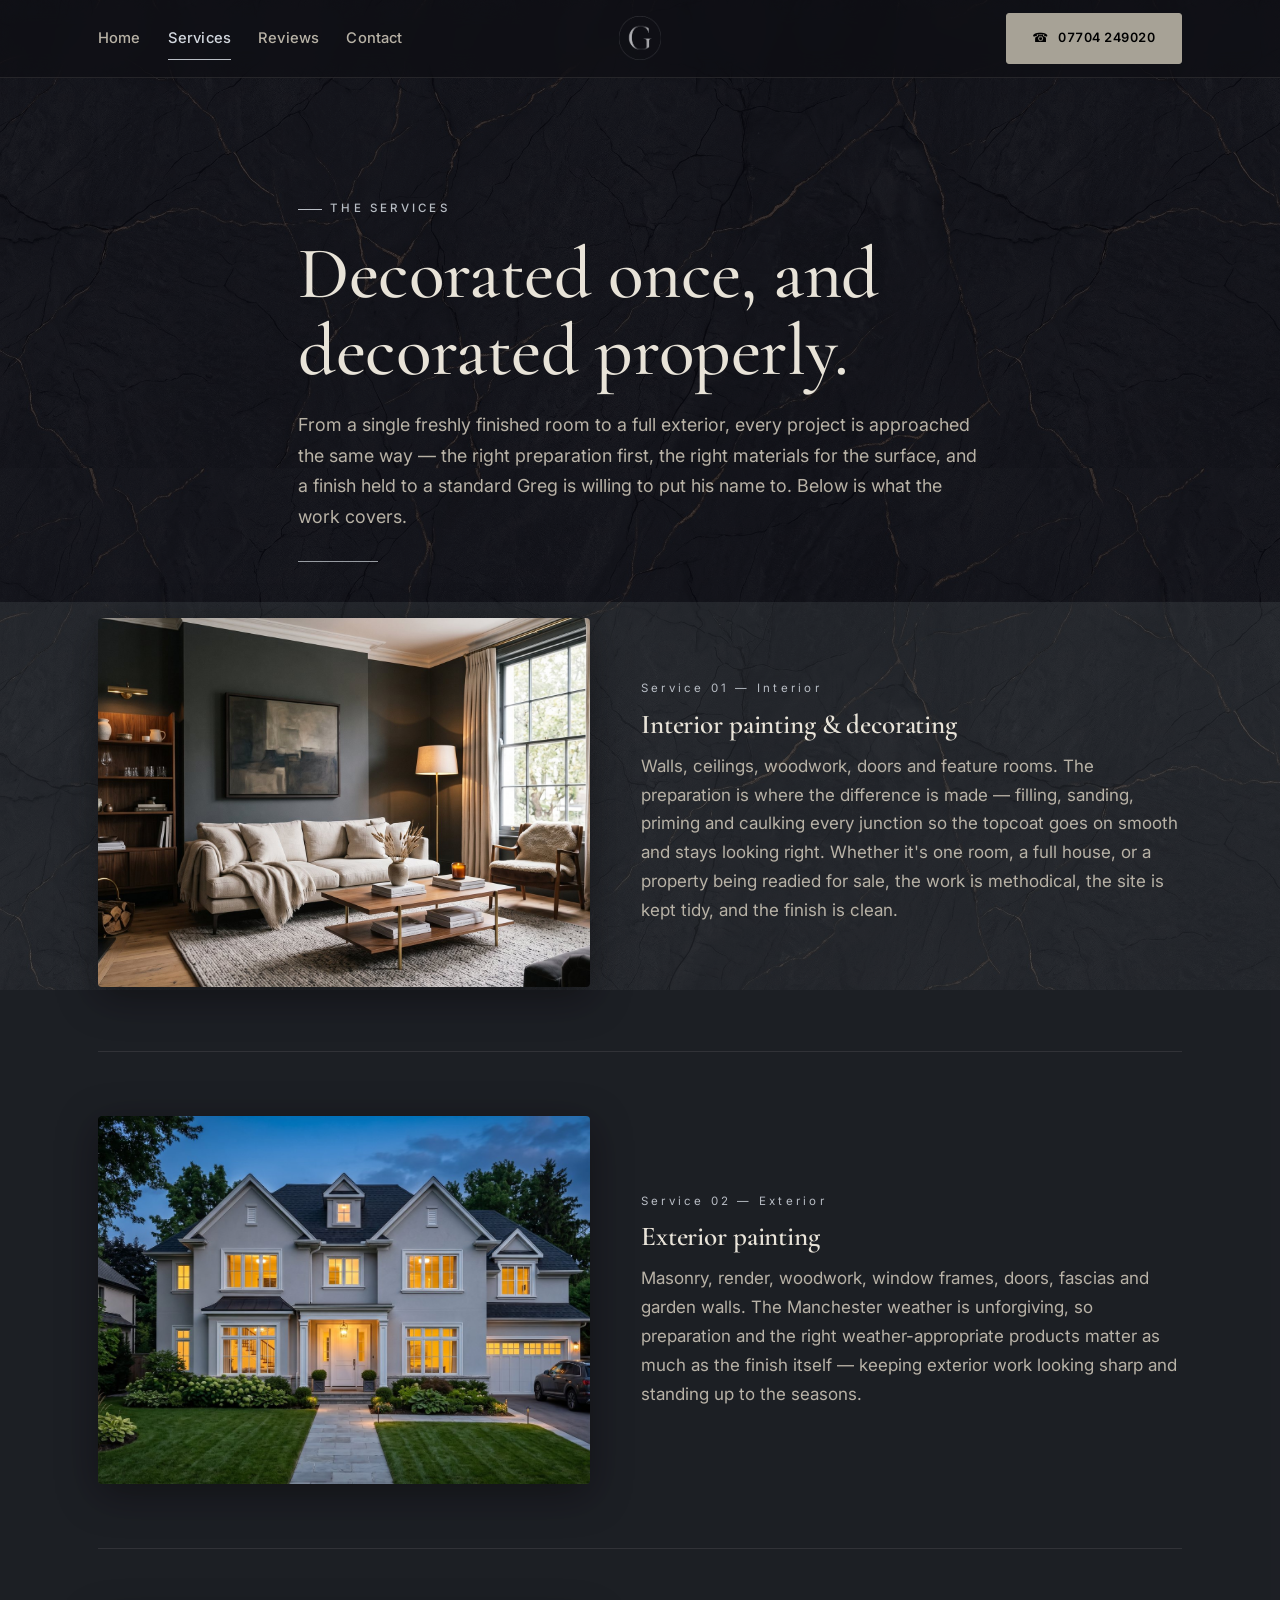
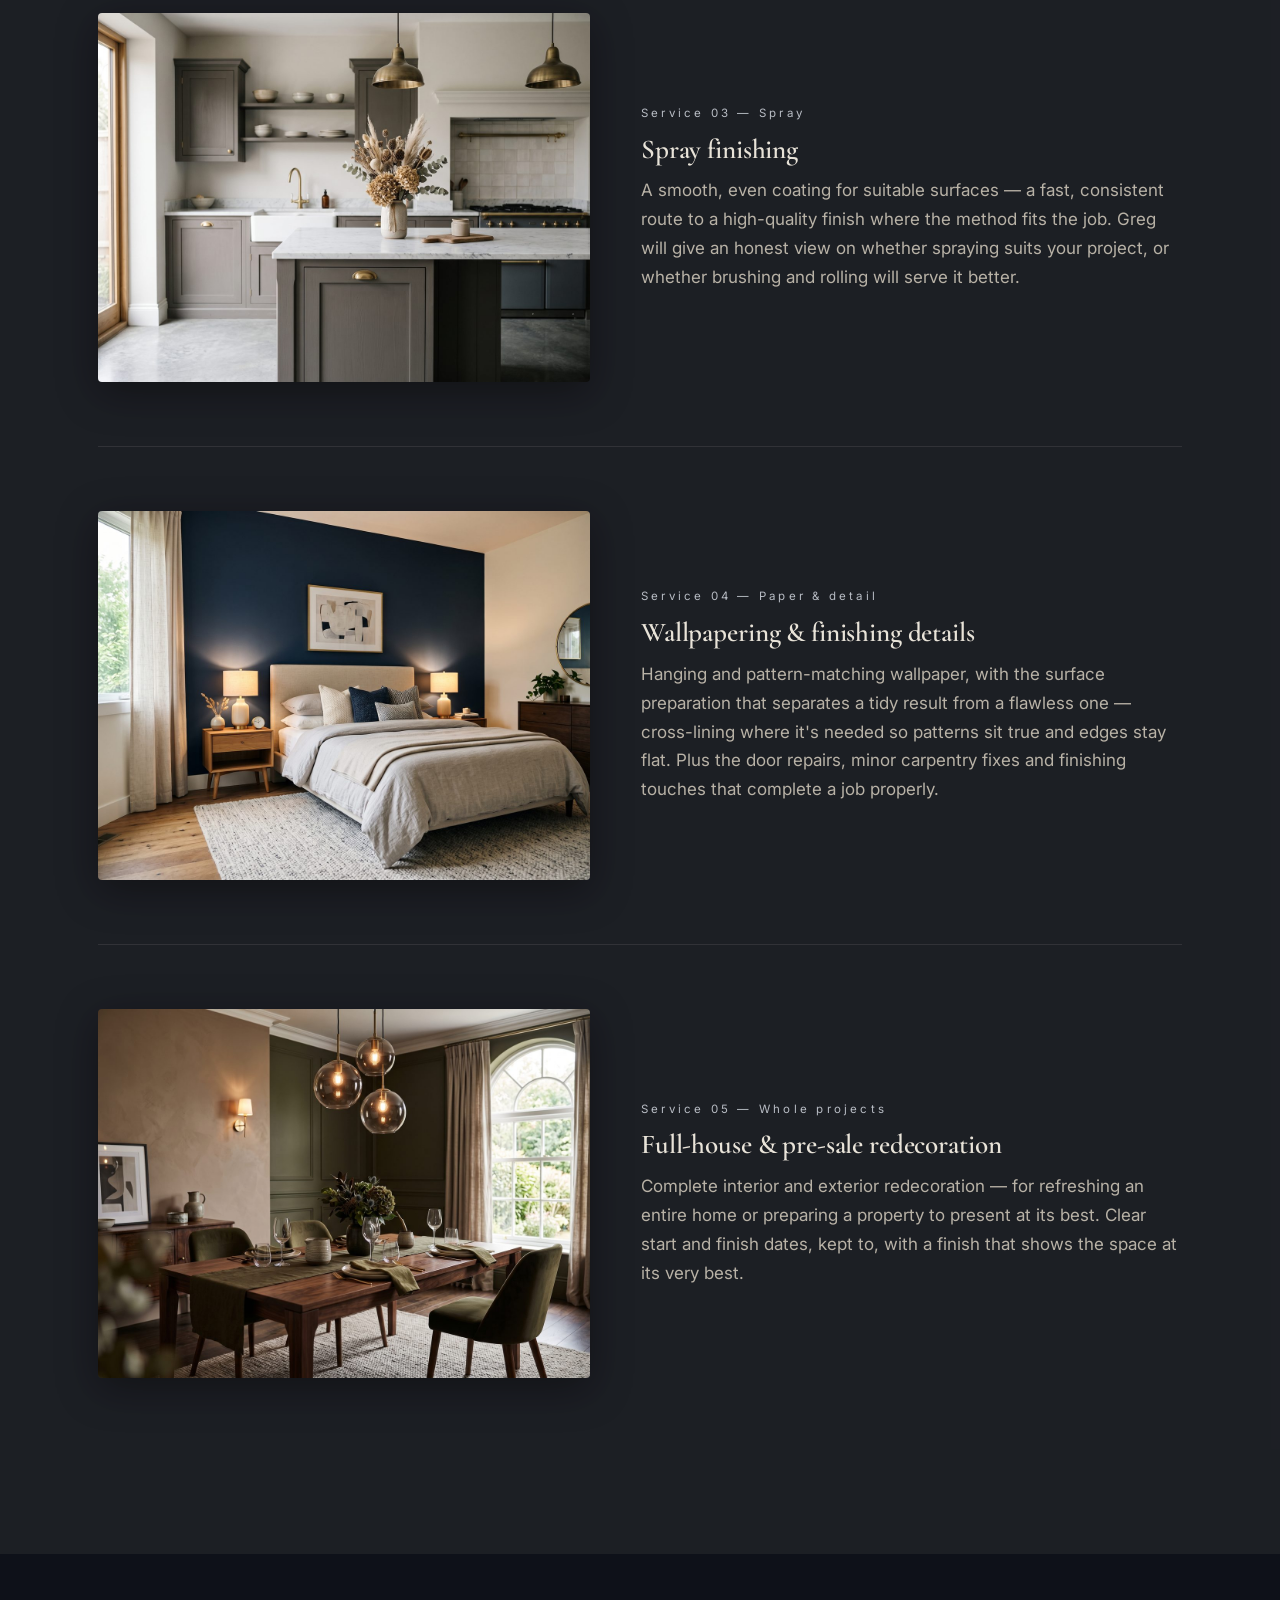
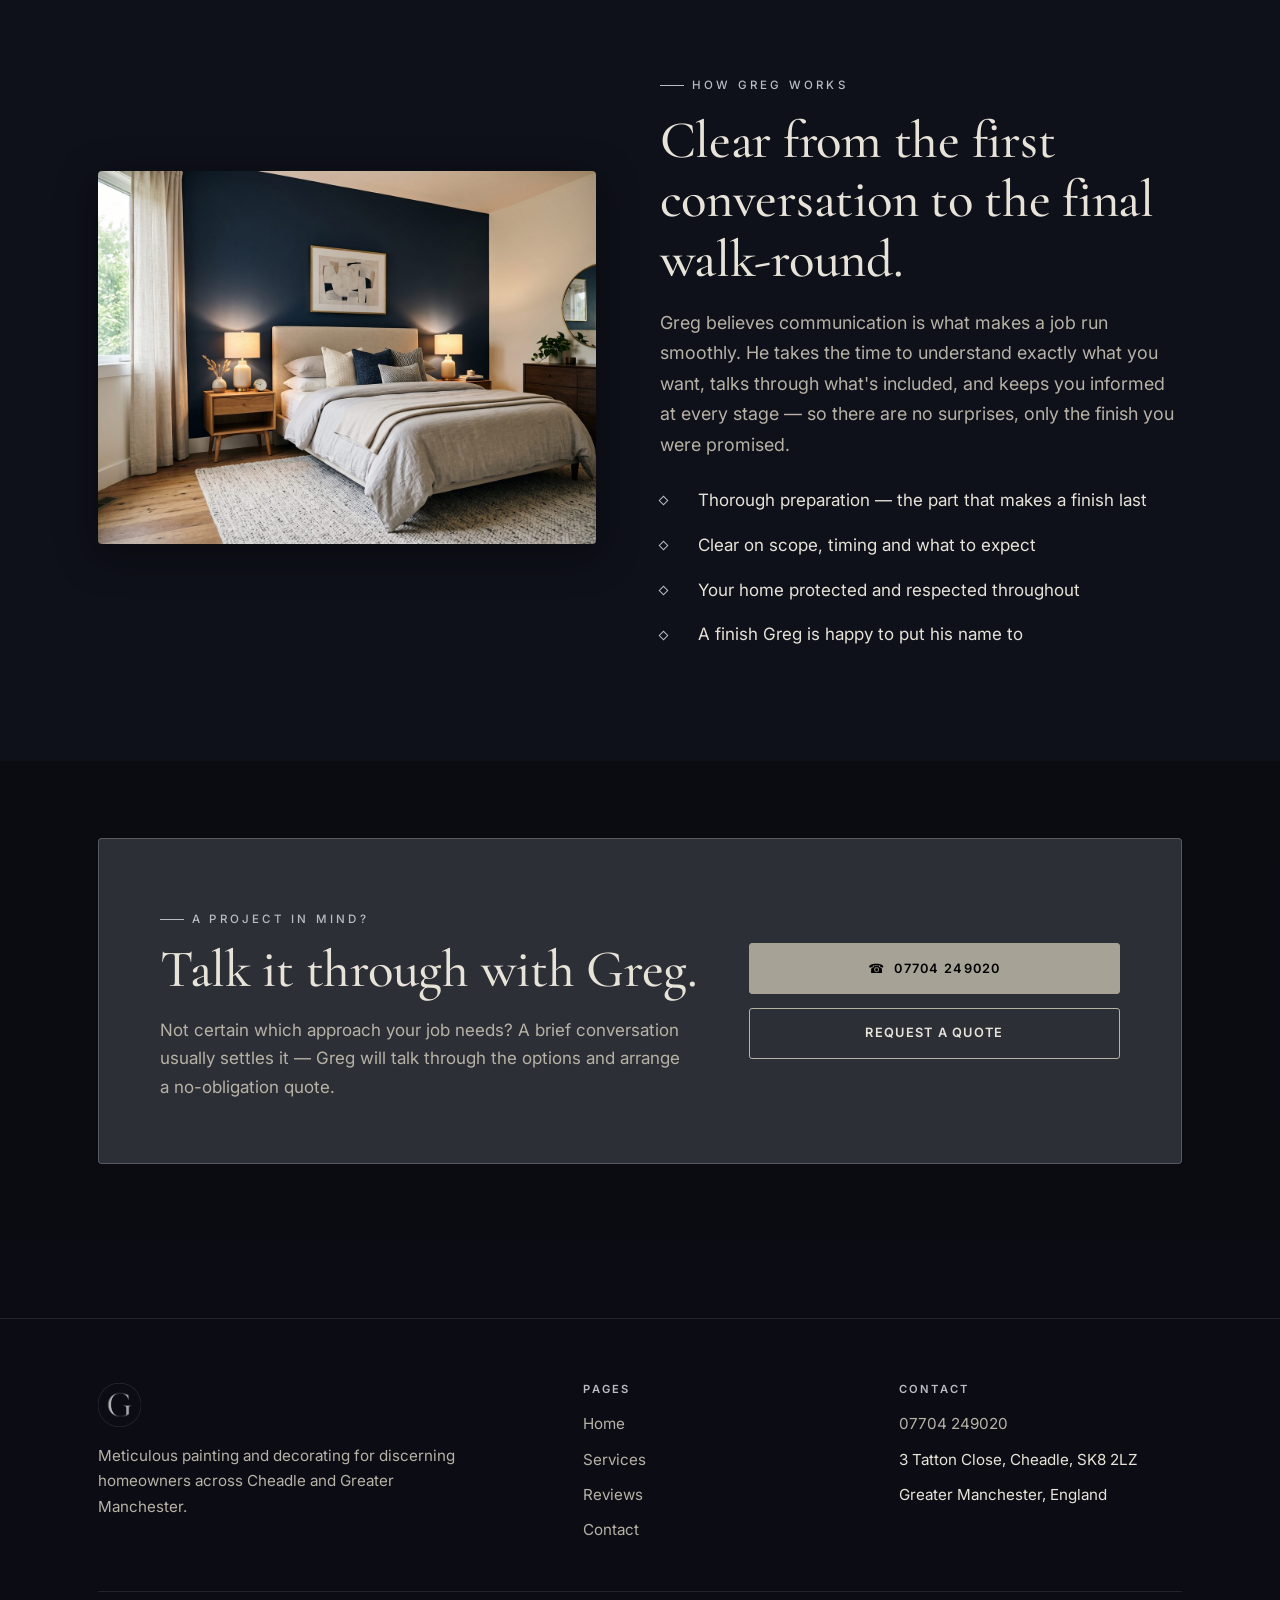
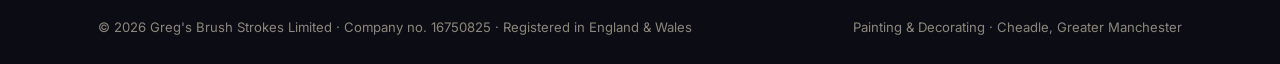
<file: services.html>
<!DOCTYPE html>
<html lang="en-GB">
<head>
<meta charset="UTF-8">
<meta name="viewport" content="width=device-width, initial-scale=1">
<title>Services — Greg's Brush Strokes | Painting &amp; Decorating, Cheadle</title>
<meta name="description" content="Interior painting, exterior painting, spray finishing, wallpapering and finishing details across Cheadle, Stockport and South Manchester. Decorated to a standard worth keeping.">
<meta name="theme-color" content="#0c0d14">
<link rel="canonical" href="https://gregsbrushstrokes.co.uk/services.html">
<link rel="icon" href="assets/img/favicon.svg" type="image/svg+xml">
<link rel="preconnect" href="https://fonts.googleapis.com">
<link rel="preconnect" href="https://fonts.gstatic.com" crossorigin>
<link href="https://fonts.googleapis.com/css2?family=Cormorant+Garamond:ital,wght@0,400;0,500;0,600;1,400;1,500&family=Inter:wght@400;500;600&display=swap" rel="stylesheet">
<link rel="stylesheet" href="assets/css/styles.css">
</head>
<body>
<div class="bg-stone" aria-hidden="true">
  <div class="bg-stone__layer bg-stone__layer--a" id="stoneA"></div>
  <div class="bg-stone__layer bg-stone__layer--b" id="stoneB"></div>
</div>
<a class="skip-link" href="#main">Skip to content</a>

<header class="site-header">
  <div class="container site-header__inner">
    <nav class="nav nav--left" id="nav" aria-label="Primary">
      <a href="index.html">Home</a>
      <a href="services.html" class="active" aria-current="page">Services</a>
      <a href="reviews.html">Reviews</a>
      <a href="contact.html">Contact</a>
    </nav>
    <a class="brand brand--centre" href="index.html" aria-label="Greg's Brush Strokes — home">
      <img class="brand__logo brand__logo--mono" src="assets/img/logo-g-header.png" alt="Greg's Brush Strokes" width="60" height="60">
    </a>
    <div class="header-cta">
      <a class="btn btn--solid" href="tel:+447704249020"><span class="btn-ico" aria-hidden="true">☎</span> <span class="tel">07704 249020</span></a>
    </div>
    <button class="nav-toggle" id="navToggle" aria-expanded="false" aria-controls="nav" aria-label="Toggle menu"><span></span></button>
  </div>
</header>

<main id="main">

<!-- Page intro -->
<section class="section bg-midnight" style="padding-bottom:clamp(2rem,4vw,2.5rem)">
  <div class="container" style="max-width:780px">
    <span class="eyebrow">The services</span>
    <h1 style="margin-block:1rem 1.3rem">Decorated once, and decorated properly.</h1>
    <p class="lead">From a single freshly finished room to a full exterior, every project is approached the same way — the right preparation first, the right materials for the surface, and a finish held to a standard Greg is willing to put his name to. Below is what the work covers.</p>
    <div class="pr-rule" style="margin-top:1.8rem" aria-hidden="true"></div>
  </div>
</section>

<!-- Service rows -->
<section class="section bg-anthracite" style="padding-top:1rem">
  <div class="container">

    <div class="svc reveal">
      <div class="svc__media"><img src="assets/img/room-living.jpg" alt="A meticulously decorated living room with deep charcoal walls and a crisp painted finish" width="1920" height="1072" loading="lazy"></div>
      <div>
        <div class="svc__num">Service 01 — Interior</div>
        <h3>Interior painting &amp; decorating</h3>
        <p>Walls, ceilings, woodwork, doors and feature rooms. The preparation is where the difference is made — filling, sanding, priming and caulking every junction so the topcoat goes on smooth and stays looking right. Whether it's one room, a full house, or a property being readied for sale, the work is methodical, the site is kept tidy, and the finish is clean.</p>
      </div>
    </div>

    <div class="svc svc--reverse reveal">
      <div class="svc__media"><img src="assets/img/house-exterior.jpg" alt="A freshly painted suburban house exterior at dusk with crisp white window frames" width="1600" height="893" loading="lazy"></div>
      <div>
        <div class="svc__num">Service 02 — Exterior</div>
        <h3>Exterior painting</h3>
        <p>Masonry, render, woodwork, window frames, doors, fascias and garden walls. The Manchester weather is unforgiving, so preparation and the right weather-appropriate products matter as much as the finish itself — keeping exterior work looking sharp and standing up to the seasons.</p>
      </div>
    </div>

    <div class="svc reveal">
      <div class="svc__media"><img src="assets/img/room-kitchen.jpg" alt="A freshly decorated kitchen with hand-painted shaker cabinetry and a crisp wall finish" width="1280" height="956" loading="lazy"></div>
      <div>
        <div class="svc__num">Service 03 — Spray</div>
        <h3>Spray finishing</h3>
        <p>A smooth, even coating for suitable surfaces — a fast, consistent route to a high-quality finish where the method fits the job. Greg will give an honest view on whether spraying suits your project, or whether brushing and rolling will serve it better.</p>
      </div>
    </div>

    <div class="svc svc--reverse reveal">
      <div class="svc__media"><img src="assets/img/room-bedroom.jpg" alt="A freshly decorated bedroom with a deep navy accent wall and a crisp painted finish" width="1280" height="956" loading="lazy"></div>
      <div>
        <div class="svc__num">Service 04 — Paper &amp; detail</div>
        <h3>Wallpapering &amp; finishing details</h3>
        <p>Hanging and pattern-matching wallpaper, with the surface preparation that separates a tidy result from a flawless one — cross-lining where it's needed so patterns sit true and edges stay flat. Plus the door repairs, minor carpentry fixes and finishing touches that complete a job properly.</p>
      </div>
    </div>

    <div class="svc reveal">
      <div class="svc__media"><img src="assets/img/room-dining.jpg" alt="A freshly decorated dining room with rich olive-green walls and a crisp painted finish" width="1280" height="956" loading="lazy"></div>
      <div>
        <div class="svc__num">Service 05 — Whole projects</div>
        <h3>Full-house &amp; pre-sale redecoration</h3>
        <p>Complete interior and exterior redecoration — for refreshing an entire home or preparing a property to present at its best. Clear start and finish dates, kept to, with a finish that shows the space at its very best.</p>
      </div>
    </div>

  </div>
</section>

<!-- Approach band -->
<section class="section bg-midnight-2">
  <div class="container">
    <div class="grid split split--reverse">
      <div class="split__copy reveal">
        <span class="eyebrow">How Greg works</span>
        <h2 style="margin-block:1rem 1.2rem">Clear from the first conversation to the final walk-round.</h2>
        <p class="lead" style="margin-bottom:1.1rem">Greg believes communication is what makes a job run smoothly. He takes the time to understand exactly what you want, talks through what's included, and keeps you informed at every stage — so there are no surprises, only the finish you were promised.</p>
        <ul class="tick">
          <li>Thorough preparation — the part that makes a finish last</li>
          <li>Clear on scope, timing and what to expect</li>
          <li>Your home protected and respected throughout</li>
          <li>A finish Greg is happy to put his name to</li>
        </ul>
      </div>
      <div class="split__media reveal">
        <img src="assets/img/room-bedroom.jpg" alt="A freshly decorated bedroom with a deep navy accent wall and refined styling" width="1280" height="956" loading="lazy">
      </div>
    </div>
  </div>
</section>

<!-- CTA -->
<section class="section--tight bg-midnight">
  <div class="container">
    <div class="cta-band reveal">
      <div>
        <span class="eyebrow">A project in mind?</span>
        <h2 style="margin-block:.7rem 1rem">Talk it through with Greg.</h2>
        <p>Not certain which approach your job needs? A brief conversation usually settles it — Greg will talk through the options and arrange a no-obligation quote.</p>
      </div>
      <div class="cta-band__actions">
        <a class="btn btn--solid btn--block" href="tel:+447704249020"><span class="btn-ico" aria-hidden="true">☎</span> 07704 249020</a>
        <a class="btn btn--outline btn--block" href="contact.html">Request a quote</a>
      </div>
    </div>
  </div>
</section>

</main>

<footer class="site-footer">
  <div class="container">
    <div class="site-footer__grid">
      <div>
        <div class="brand">
          <img class="brand__logo brand__logo--mono" src="assets/img/logo-g-header.png" alt="Greg's Brush Strokes" width="56" height="56">
        </div>
        <p class="muted" style="max-width:38ch;font-size:.95rem;margin-top:1rem">Meticulous painting and decorating for discerning homeowners across Cheadle and Greater Manchester.</p>
      </div>
      <div>
        <h4>Pages</h4>
        <ul><li><a href="index.html">Home</a></li><li><a href="services.html">Services</a></li><li><a href="reviews.html">Reviews</a></li><li><a href="contact.html">Contact</a></li></ul>
      </div>
      <div>
        <h4>Contact</h4>
        <ul><li><a href="tel:+447704249020">07704 249020</a></li><li>3 Tatton Close, Cheadle, SK8 2LZ</li><li>Greater Manchester, England</li></ul>
      </div>
    </div>
    <div class="site-footer__base">
      <span>© <span id="year">2026</span> Greg's Brush Strokes Limited · Company no. 16750825 · Registered in England &amp; Wales</span>
      <span>Painting &amp; Decorating · Cheadle, Greater Manchester</span>
    </div>
  </div>
</footer>

<script src="assets/js/main.js" defer></script>
</body>
</html>
</file>
<file: assets/css/styles.css>
/* =========================================================
   Greg's Brush Strokes — dark premium theme (v3)
   Anthracite (primary) + midnight-black (secondary) + cool platinum accent.
   Gold removed per feedback.
   ========================================================= */

:root {
  /* Palette */
  --anthracite:     #23262b;   /* primary dark grey */
  --anthracite-2:   #2c3036;   /* card/raised surface */
  --anthracite-3:   #191c20;   /* deeper section bg */
  --midnight:       #0c0d14;   /* secondary — black w/ blue/purple undertone */
  --midnight-2:     #11131c;   /* midnight raised */
  --ink:            #0a0b10;   /* near-black for text on light accents */
  --platinum:       #b8bdc4;   /* cool platinum accent (replaces gold) */
  --platinum-bright:#d2d7de;   /* hover / emphasis */
  --platinum-deep:  #8e939b;
  --cream:          #e8e3d8;   /* warm off-white text on dark */
  --cream-2:        #b8b2a6;   /* muted text on dark */
  --cream-3:        #8c877c;   /* faint text on dark */
  --white:          #ffffff;
  --line:           rgba(232,227,216,.10);
  --line-2:         rgba(184,189,196,.30);

  /* Type */
  --font-head: "Cormorant Garamond", Georgia, serif;
  --font-display: "Cormorant Garamond", Georgia, serif;
  --font-body: "Inter", system-ui, sans-serif;
  --font-eyebrow: "Inter", system-ui, sans-serif;

  /* Rhythm */
  --maxw: 1180px;
  --gutter: clamp(1.25rem, 4vw, 3rem);
  --radius: 4px;
  --radius-sm: 3px;
  --shadow-sm: 0 1px 2px rgba(0,0,0,.3), 0 6px 20px rgba(0,0,0,.25);
  --shadow-md: 0 10px 40px rgba(0,0,0,.4);
  --ease: cubic-bezier(.22,.61,.36,1);
}

/* ---------- Reset / base ---------- */
*,*::before,*::after { box-sizing:border-box; margin:0; padding:0; }
html { scroll-behavior:smooth; -webkit-text-size-adjust:100%; background:var(--midnight); }

/* ---------- Reset / base ---------- */
body {
  font-family:var(--font-body);
  color:var(--cream);
  background:transparent;
  line-height:1.7;
  font-size:17px;
  -webkit-font-smoothing:antialiased;
  text-rendering:optimizeLegibility;
}
img { max-width:100%; display:block; }
a { color:var(--platinum-bright); text-decoration:none; transition:color .2s var(--ease); }
a:hover { color:var(--cream); }
ul { list-style:none; }
button { font-family:inherit; }

h1,h2,h3,h4 {
  font-family:var(--font-head);
  font-weight:600;
  line-height:1.12;
  color:var(--cream);
  letter-spacing:-.005em;
}
h1 { font-size:clamp(2.6rem, 6.5vw, 4.6rem); font-weight:500; line-height:1.05; }
h2 { font-size:clamp(2rem, 4.4vw, 3.3rem); font-weight:500; }
h3 { font-size:clamp(1.3rem, 2.4vw, 1.7rem); font-weight:600; }

.eyebrow {
  font-family:var(--font-eyebrow);
  font-size:.72rem; font-weight:500;
  letter-spacing:.28em; text-transform:uppercase;
  color:var(--platinum);
  display:inline-flex; align-items:center; gap:.7em;
}
.eyebrow::before { content:""; width:24px; height:1px; background:var(--platinum); display:inline-block; }

/* ---------- Layout helpers ---------- */
.container { max-width:var(--maxw); margin:0 auto; padding-inline:var(--gutter); }
.section { padding-block:clamp(4rem, 9vw, 7rem); }
.section--tight { padding-block:clamp(3rem, 6vw, 5rem); }
.grid { display:grid; gap:clamp(1.5rem,3vw,2.5rem); }
.center { text-align:center; }
.muted { color:var(--cream-2); }
.muted-faint { color:var(--cream-3); }
.platinum { color:var(--platinum); }
.serif { font-family:var(--font-head); }

/* section backgrounds — translucent so the stone-vein layer shows through subtly.
   Solid enough to keep text readable; the veins read as a faint texture behind. */
.bg-anthracite { background:rgba(35,38,43,.76); }
.bg-anthracite-3 { background:rgba(25,28,32,.80); }
.bg-midnight { background:rgba(12,12,18,.72); }
.bg-midnight-2 { background:rgba(17,19,28,.76); }

/* platinum hairline */
.pr-rule { height:1px; width:80px; background:var(--platinum); opacity:.8; }
.pr-rule--center { margin-inline:auto; }

/* ---------- Header / nav ---------- */
.site-header {
  position:sticky; top:0; z-index:50;
  background:rgba(12,12,18,.88);
  backdrop-filter:saturate(140%) blur(12px);
  border-bottom:1px solid var(--line);
}
/* 3-zone header: nav-left | logo-centre | cta-right */
.site-header__inner { display:grid; grid-template-columns:1fr auto 1fr; align-items:center; gap:1.2rem; padding-block:.8rem; }
.nav--left { display:flex; align-items:center; gap:1.7rem; justify-self:start; }
.header-cta { justify-self:end; }
.brand--centre { justify-self:center; display:flex; align-items:center; }
.brand__logo--mono { height:48px; width:48px; flex:none; display:block; }
.brand__logo--mono img { height:48px; width:48px; display:block; }
.brand { display:flex; align-items:center; gap:.9rem; }
.brand__logo { height:44px; width:auto; flex:none; }
.brand__logo img { height:44px; width:auto; display:block; }
.brand__mark { width:40px; height:40px; flex:none; display:grid; place-items:center; }
.brand__mark svg { width:100%; height:100%; }
.brand__name { line-height:1.1; font-family:var(--font-head); }
.brand__name b { display:block; font-size:1.22rem; font-weight:500; color:var(--cream); letter-spacing:.02em; }
.brand__name span { display:block; font-family:var(--font-eyebrow); font-size:.6rem; letter-spacing:.32em; text-transform:uppercase; color:var(--platinum-deep); margin-top:.15rem; }
.brand__name b::after { content:""; display:block; width:24px; height:1px; background:var(--platinum-deep); margin-top:.3rem; opacity:.7; }

.nav { display:flex; align-items:center; gap:1.7rem; }
.nav > a { color:var(--cream-2); font-size:.92rem; font-weight:500; position:relative; padding-block:.2rem; letter-spacing:.01em; }
.nav > a:hover { color:var(--cream); }
.nav > a.active { color:var(--platinum-bright); }
.nav > a.active::after { content:""; position:absolute; left:0; right:0; bottom:-.35rem; height:1px; background:var(--platinum); }
/* The CTA button in the nav uses solid styling — override link colour with .btn specificity */
.nav .btn { color:#000; }
.nav .btn:hover { color:#000; }

.nav-toggle { display:none; background:none; border:1px solid var(--line); cursor:pointer; width:42px; height:42px; border-radius:var(--radius-sm); }
.nav-toggle span,.nav-toggle span::before,.nav-toggle span::after { content:""; display:block; width:20px; height:1.5px; background:var(--cream); transition:.25s var(--ease); }
.nav-toggle span { position:relative; }
.nav-toggle span::before { position:absolute; top:-6px; }
.nav-toggle span::after { position:absolute; top:6px; }
.nav-toggle[aria-expanded="true"] span { background:transparent; }
.nav-toggle[aria-expanded="true"] span::before { transform:translateY(6px) rotate(45deg); }
.nav-toggle[aria-expanded="true"] span::after { transform:translateY(-6px) rotate(-45deg); }

/* ---------- Buttons ---------- */
.btn {
  display:inline-flex; align-items:center; gap:.55rem;
  font-family:var(--font-eyebrow); font-weight:600; font-size:.8rem;
  letter-spacing:.1em; text-transform:uppercase;
  padding:.85rem 1.6rem; border-radius:var(--radius-sm); border:1px solid transparent;
  cursor:pointer; transition:.22s var(--ease); text-decoration:none;
}
.btn--solid { background:#A7A296; color:#000; border-color:#A7A296; }
.btn--solid:hover { background:#9C978C; border-color:#9C978C; color:#000; transform:translateY(-1px); }
.btn--outline { background:transparent; color:var(--cream); border-color:var(--cream-2); }
.btn--outline:hover { border-color:var(--platinum); color:var(--platinum-bright); }
.btn--ghost { background:transparent; color:var(--platinum-bright); border-color:transparent; padding-inline:.2rem; }
.btn--ghost:hover { color:var(--cream); }
.btn--block { display:flex; width:100%; justify-content:center; }
.btn .tel { font-variant-numeric:tabular-nums; letter-spacing:.04em; }
.btn-ico { color:#000; }
.btn-lg { padding:1rem 1.9rem; font-size:.84rem; }

/* ---------- Hero ---------- */
.hero { position:relative; overflow:hidden; }
.hero__inner { position:relative; padding-top:clamp(2rem,4vw,3rem); }
.hero__topcta { margin-bottom:clamp(1.6rem,3vw,2.4rem); }
.hero__grid { display:grid; grid-template-columns:1.05fr .95fr; gap:clamp(2rem,5vw,4.5rem); align-items:center; }
.hero__title { margin-block:.6rem 1.3rem; }
.hero__title em { font-style:italic; color:var(--platinum-bright); }
.hero__lede { font-size:clamp(1.05rem,1.5vw,1.18rem); color:var(--cream-2); max-width:54ch; line-height:1.7; }
.hero__secondary { display:flex; flex-wrap:wrap; gap:1rem; margin-top:1.6rem; }
.hero__img { position:relative; border-radius:var(--radius); overflow:hidden; box-shadow:var(--shadow-md); aspect-ratio:4/3; }
.hero__img img { width:100%; height:100%; object-fit:cover; }
.hero__caption {
  position:absolute; left:0; right:0; bottom:0;
  background:linear-gradient(to top, rgba(12,13,20,.88), transparent);
  padding:2.2rem 1.3rem 1.1rem; color:var(--cream-2); font-size:.82rem; letter-spacing:.04em;
}
.hero__caption b { color:var(--cream); font-weight:500; }

/* ---------- Feature cards ---------- */
.cards { grid-template-columns:repeat(auto-fit, minmax(250px,1fr)); }
.card {
  background:var(--anthracite-2); border:1px solid var(--line); border-radius:var(--radius);
  padding:clamp(1.6rem,2.6vw,2.2rem); transition:.28s var(--ease);
}
.card:hover { border-color:var(--line-2); transform:translateY(-3px); box-shadow:var(--shadow-sm); }
.card__num { font-family:var(--font-head); font-size:1.6rem; color:var(--platinum); line-height:1; margin-bottom:1rem; }
.card h3 { margin-bottom:.6rem; }
.card p { color:var(--cream-2); font-size:.97rem; }

/* ---------- Split (text + image) ---------- */
.split { grid-template-columns:1fr 1.05fr; align-items:center; gap:clamp(2rem,5vw,4.5rem); }
.split--reverse .split__media { order:-1; }
.split__media { border-radius:var(--radius); overflow:hidden; box-shadow:var(--shadow-md); aspect-ratio:4/3; }
.split__media img { width:100%; height:100%; object-fit:cover; }
.split__copy h2 { margin-block:1rem 1.3rem; }
.lead { font-size:1.12rem; color:var(--cream-2); }

ul.tick { display:grid; gap:1rem; margin-top:1.6rem; }
ul.tick li { display:grid; grid-template-columns:24px 1fr; gap:.9rem; align-items:start; color:var(--cream); }
ul.tick li::before { content:""; width:7px; height:7px; margin-top:.7rem; border:1px solid var(--platinum); transform:rotate(45deg); }

/* ---------- Service rows ---------- */
.svc { display:grid; grid-template-columns:1fr 1.1fr; gap:clamp(1.5rem,4vw,3.5rem); align-items:center; padding-block:clamp(2.5rem,5vw,4rem); border-top:1px solid var(--line); }
.svc:first-of-type { border-top:0; padding-top:0; }
.svc__media { border-radius:var(--radius); overflow:hidden; aspect-ratio:4/3; box-shadow:var(--shadow-md); }
.svc__media img { width:100%; height:100%; object-fit:cover; }
.svc__num { font-family:var(--font-eyebrow); font-size:.72rem; letter-spacing:.28em; color:var(--platinum); margin-bottom:.7rem; }
.svc h3 { margin-bottom:.7rem; }
.svc p { color:var(--cream-2); max-width:52ch; }
.svc--reverse .svc__media { order:-1; }

/* ---------- Testimonials ---------- */
.quotes { grid-template-columns:repeat(auto-fit, minmax(300px,1fr)); }
.quote {
  background:var(--anthracite-2); border:1px solid var(--line); border-radius:var(--radius);
  padding:2.1rem; display:flex; flex-direction:column; gap:1.1rem;
}
.quote__mark { font-family:var(--font-head); font-size:2.6rem; color:var(--platinum); line-height:.6; height:.6em; }
.quote__stars { color:var(--platinum-bright); font-size:1rem; letter-spacing:.12em; }
.quote__body { font-family:var(--font-head); font-size:1.18rem; font-weight:500; line-height:1.5; color:var(--cream); font-style:italic; }
.quote__meta { margin-top:auto; padding-top:1rem; border-top:1px solid var(--line); font-size:.82rem; color:var(--cream-3); letter-spacing:.04em; }
.quote__meta b { color:var(--cream-2); font-weight:500; }

/* ---------- Reputation band ---------- */
.reputation {
  background:var(--midnight); border:1px solid var(--line); border-radius:var(--radius);
  padding:clamp(2.2rem,4vw,3.2rem); display:grid; grid-template-columns:repeat(auto-fit,minmax(160px,1fr)); gap:1.4rem; align-items:center; text-align:center;
}
.reputation__item b { display:block; font-family:var(--font-head); font-size:clamp(2.2rem,4vw,3rem); font-weight:500; color:var(--platinum-bright); line-height:1; }
.reputation__item .stars { color:var(--platinum-bright); font-size:1.1rem; letter-spacing:.12em; margin-bottom:.4rem; display:block; }
.reputation__item span { font-size:.78rem; color:var(--cream-3); margin-top:.55rem; display:block; letter-spacing:.06em; text-transform:uppercase; }

/* ---------- Locations ---------- */
.locations { display:flex; flex-wrap:wrap; gap:.6rem; margin-top:1.8rem; }
.locations li { padding:.5rem 1rem; border:1px solid var(--line); border-radius:999px; font-size:.85rem; color:var(--cream-2); letter-spacing:.02em; }

/* ---------- CTA band ---------- */
.cta-band {
  background:var(--anthracite-2); border:1px solid var(--line-2); border-radius:var(--radius);
  padding:clamp(2.4rem,5vw,3.8rem); display:grid; grid-template-columns:1.5fr 1fr; gap:2rem; align-items:center;
}
.cta-band h2 { margin-block:.6rem 1rem; }
.cta-band p { color:var(--cream-2); max-width:48ch; }
.cta-band__actions { display:flex; flex-direction:column; gap:.85rem; }

/* ---------- Booking form ---------- */
.form-card { background:var(--anthracite-2); border:1px solid var(--line); border-radius:var(--radius); padding:clamp(1.8rem,3vw,2.6rem); }
.form-row { display:grid; gap:1.3rem; }
.form-row--2 { grid-template-columns:1fr 1fr; }
.field { display:flex; flex-direction:column; gap:.5rem; }
.field label { font-family:var(--font-eyebrow); font-size:.72rem; letter-spacing:.16em; text-transform:uppercase; color:var(--platinum); font-weight:600; }
.field label .req { color:var(--cream-3); }
.field input, .field select, .field textarea {
  background:var(--midnight); border:1px solid var(--line); border-radius:var(--radius-sm);
  color:var(--cream); font-family:var(--font-body); font-size:1rem; padding:.85rem .95rem; transition:border-color .2s var(--ease);
}
.field input::placeholder, .field textarea::placeholder { color:var(--cream-3); }
.field input:focus, .field select:focus, .field textarea:focus { outline:0; border-color:var(--platinum); }
.field select { appearance:none; cursor:pointer;
  background-image:url("data:image/svg+xml;utf8,<svg xmlns='http://www.w3.org/2000/svg' width='12' height='8' viewBox='0 0 12 8'><path d='M1 1l5 5 5-5' fill='none' stroke='%23b8bdc4' stroke-width='1.5'/></svg>");
  background-repeat:no-repeat; background-position:right 1rem center; padding-right:2.4rem;
}
.field textarea { resize:vertical; min-height:110px; }
.form-foot { display:flex; flex-wrap:wrap; gap:1rem; align-items:center; margin-top:1.6rem; }
.form-foot .muted-faint { font-size:.82rem; }
.form-msg { margin-top:1.4rem; padding:1rem 1.2rem; border-radius:var(--radius-sm); font-size:.95rem; display:none; }
.form-msg.show { display:block; }
.form-msg--ok { background:rgba(184,189,196,.12); border:1px solid var(--line-2); color:var(--platinum-bright); }
.form-msg--err { background:rgba(180,60,60,.14); border:1px solid rgba(180,60,60,.4); color:#e3a3a3; }
.form-msg--loading { color:var(--cream-3); }

/* ---------- Contact info ---------- */
.contact-grid { grid-template-columns:1fr 1.1fr; align-items:start; gap:clamp(2rem,5vw,4rem); }
.info-list { display:flex; flex-direction:column; gap:1.5rem; margin-top:1.8rem; }
.info-list li { display:grid; grid-template-columns:36px 1fr; gap:1rem; align-items:start; }
.info-list .ico { color:var(--platinum); display:grid; place-items:center; width:36px; height:36px; border:1px solid var(--line); border-radius:50%; font-size:1rem; }
.info-list b { display:block; font-family:var(--font-eyebrow); font-size:.7rem; letter-spacing:.18em; text-transform:uppercase; color:var(--cream-3); margin-bottom:.2rem; font-weight:600; }
.info-list a, .info-list span { font-size:1.06rem; color:var(--cream); }
.info-list a:hover { color:var(--platinum-bright); }
.map-frame { border:1px solid var(--line); border-radius:var(--radius); width:100%; aspect-ratio:4/3; min-height:320px; filter:grayscale(.4) brightness(.8); }

/* ---------- Footer ---------- */
.site-footer { background:var(--midnight); border-top:1px solid var(--line); padding-block:clamp(3rem,5vw,4rem) 1.6rem; margin-top:clamp(3rem,6vw,5rem); }
.site-footer a { color:var(--cream-2); }
.site-footer a:hover { color:var(--platinum-bright); }
.site-footer__grid { display:grid; grid-template-columns:1.6fr 1fr 1fr; gap:2rem; }
.site-footer .brand__name b { color:var(--cream); }
.site-footer h4 { color:var(--platinum); font-size:.7rem; letter-spacing:.2em; text-transform:uppercase; margin-bottom:1rem; font-family:var(--font-eyebrow); font-weight:600; }
.site-footer li { margin-bottom:.6rem; font-size:.95rem; }
.site-footer__base { border-top:1px solid var(--line); margin-top:2.4rem; padding-top:1.5rem; display:flex; flex-wrap:wrap; justify-content:space-between; gap:1rem; font-size:.82rem; color:var(--cream-3); }

/* ---------- Utility ---------- */
.skip-link { position:absolute; left:-999px; top:0; }
.skip-link:focus { left:1rem; top:1rem; background:var(--cream); color:var(--midnight); padding:.6rem 1rem; border-radius:2px; z-index:100; }
.reveal { /* visible by default — reveal is progressive enhancement */ }
html.reveal-enabled .reveal { opacity:0; transform:translateY(20px); transition:opacity .7s var(--ease), transform .7s var(--ease); }
html.reveal-enabled .reveal.is-in { opacity:1; transform:none; }

/* ---------- Stone-vein background effect (desktop only) ---------- */
/* Fixed full-viewport layer behind all content. Two tiled copies drift opposite
   to scroll for a subtle parallax. Uniform visibility top to bottom (no density
   gradient). Disabled entirely on mobile for performance. */
.bg-stone {
  position:fixed; inset:0; z-index:-1; pointer-events:none;
  background-color:var(--midnight);
}
.bg-stone__layer {
  position:absolute; inset:-10% 0 -10% 0;
  background-repeat:repeat;
  background-size:1000px auto;
  opacity:0;                /* base: invisible; JS adds .is-on to enable */
  transition:opacity 1.2s var(--ease);
  will-change:transform;
}
/* "just about visible" — a touch stronger than before, uniform down the page */
.bg-stone__layer.is-on { opacity:.9; }
.bg-stone__layer--a { background-image:url("../img/stone-texture.jpg"); }
.bg-stone__layer--b { background-image:url("../img/stone-texture.jpg"); opacity:0; }
.bg-stone__layer--b.is-on { opacity:.65; }
@media (prefers-reduced-motion: reduce){
  .bg-stone__layer { transition:none; }
}
@media (prefers-reduced-motion: reduce){ html.reveal-enabled .reveal{ opacity:1; transform:none; transition:none; } html{ scroll-behavior:auto; } }

/* ---------- Responsive ---------- */
@media (max-width: 1120px){
  .nav--left { gap:1.2rem; }
  .header-cta .btn { padding-inline:1.1rem; font-size:.74rem; }
  .brand__logo--mono, .brand__logo--mono img { height:42px; width:42px; }
}
@media (max-width: 900px){
  .hero__grid { grid-template-columns:1fr; }
  .hero__img { aspect-ratio:16/10; order:2; }
  .split { grid-template-columns:1fr; }
  .split--reverse .split__media { order:0; }
  .svc, .svc--reverse { grid-template-columns:1fr; }
  .svc--reverse .svc__media { order:0; }
  .contact-grid { grid-template-columns:1fr; }
  .cta-band { grid-template-columns:1fr; }
  .site-footer__grid { grid-template-columns:1fr; gap:1.8rem; }
  .form-row--2 { grid-template-columns:1fr; }
}
@media (max-width: 760px){
  /* mobile: logo centred top, nav drawer below, cta hidden in bar (phone still reachable) */
  .site-header__inner { grid-template-columns:auto 1fr auto; }
  .nav--left {
    position:fixed; inset:64px 0 auto 0; background:var(--midnight);
    flex-direction:column; align-items:flex-start; gap:0;
    padding:1rem var(--gutter) 1.6rem; border-bottom:1px solid var(--line);
    box-shadow:var(--shadow-md); transform:translateY(-130%); transition:transform .32s var(--ease);
    z-index:40;
  }
  .nav--left.open { transform:translateY(0); }
  .nav--left > a { width:100%; padding:.9rem 0; font-size:1.05rem; border-bottom:1px solid var(--line); }
  .nav--left > a.active::after { display:none; }
  .nav-toggle { display:flex; align-items:center; justify-content:center; }
  .brand--centre { justify-self:center; }
  .brand__logo--mono, .brand__logo--mono img { height:40px; width:40px; }
  /* stone-vein background OFF on mobile for performance */
  .bg-stone { display:none; }
}
</file>
